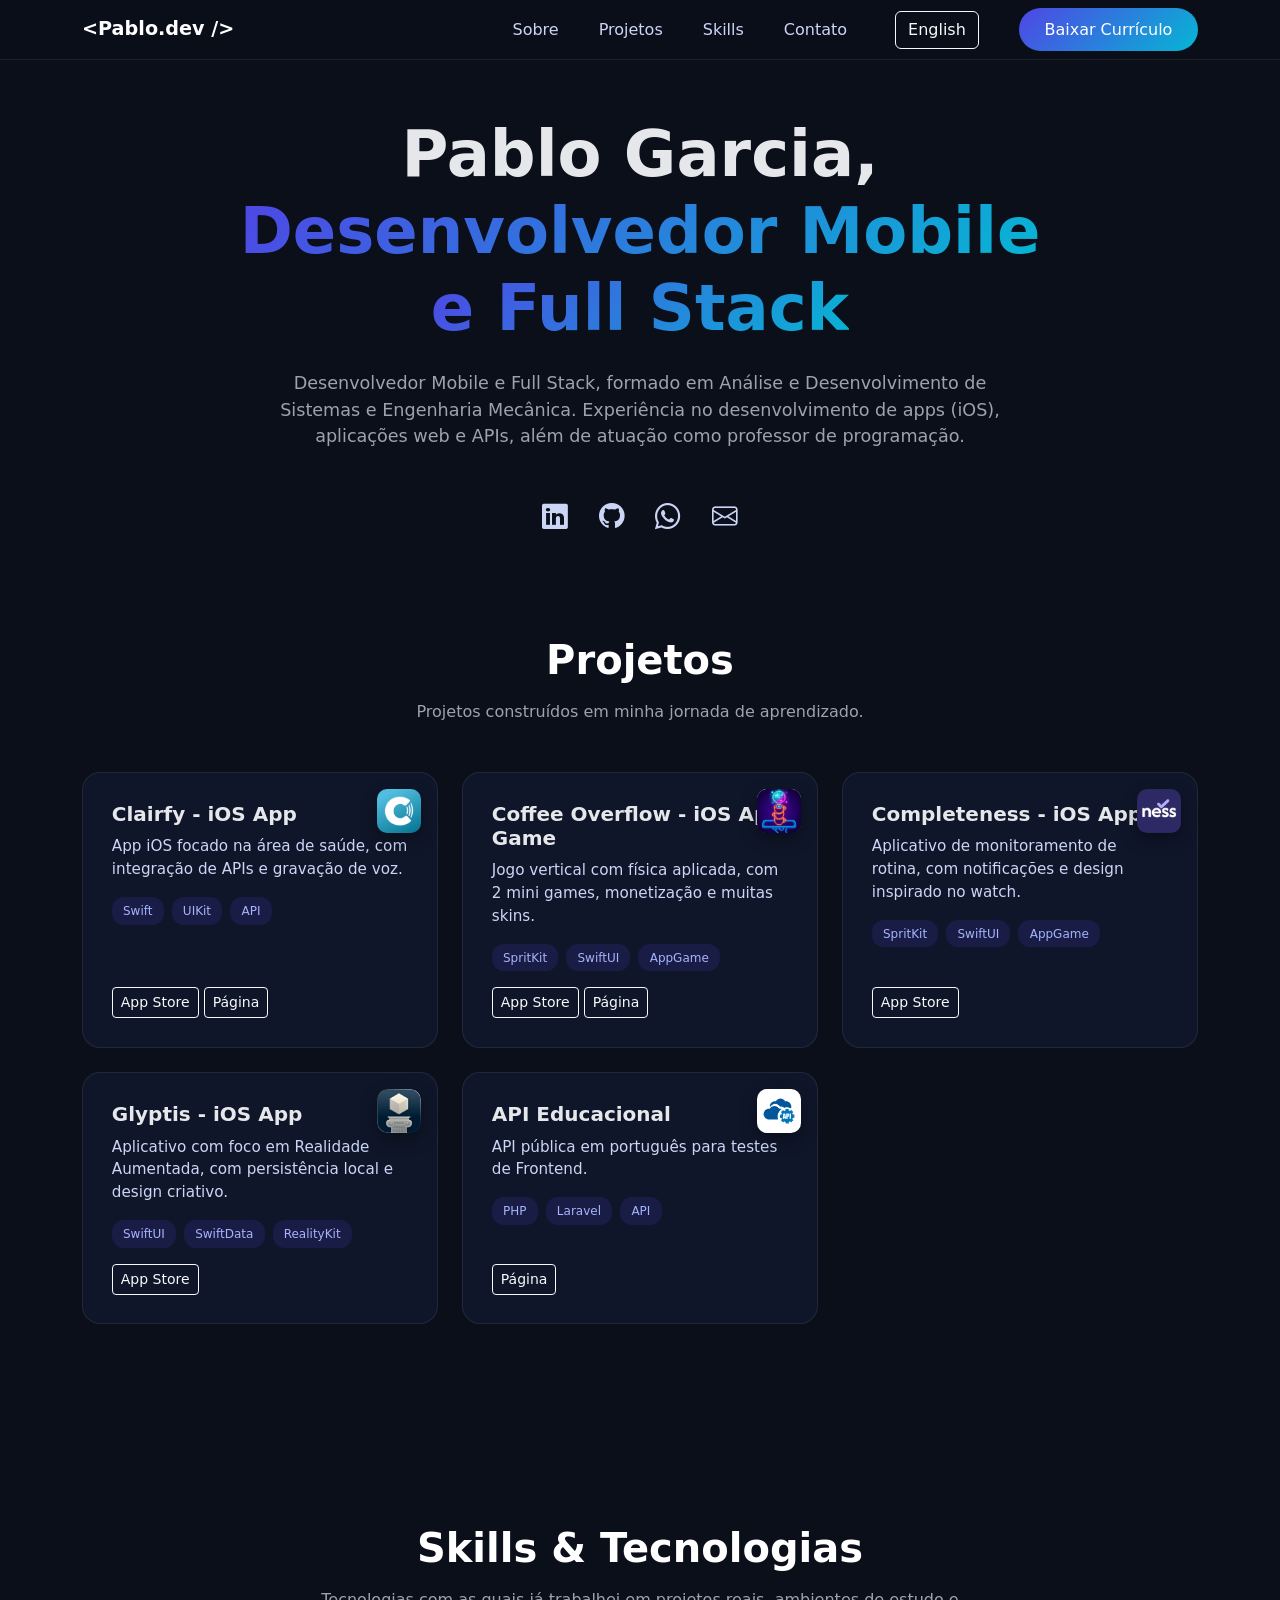
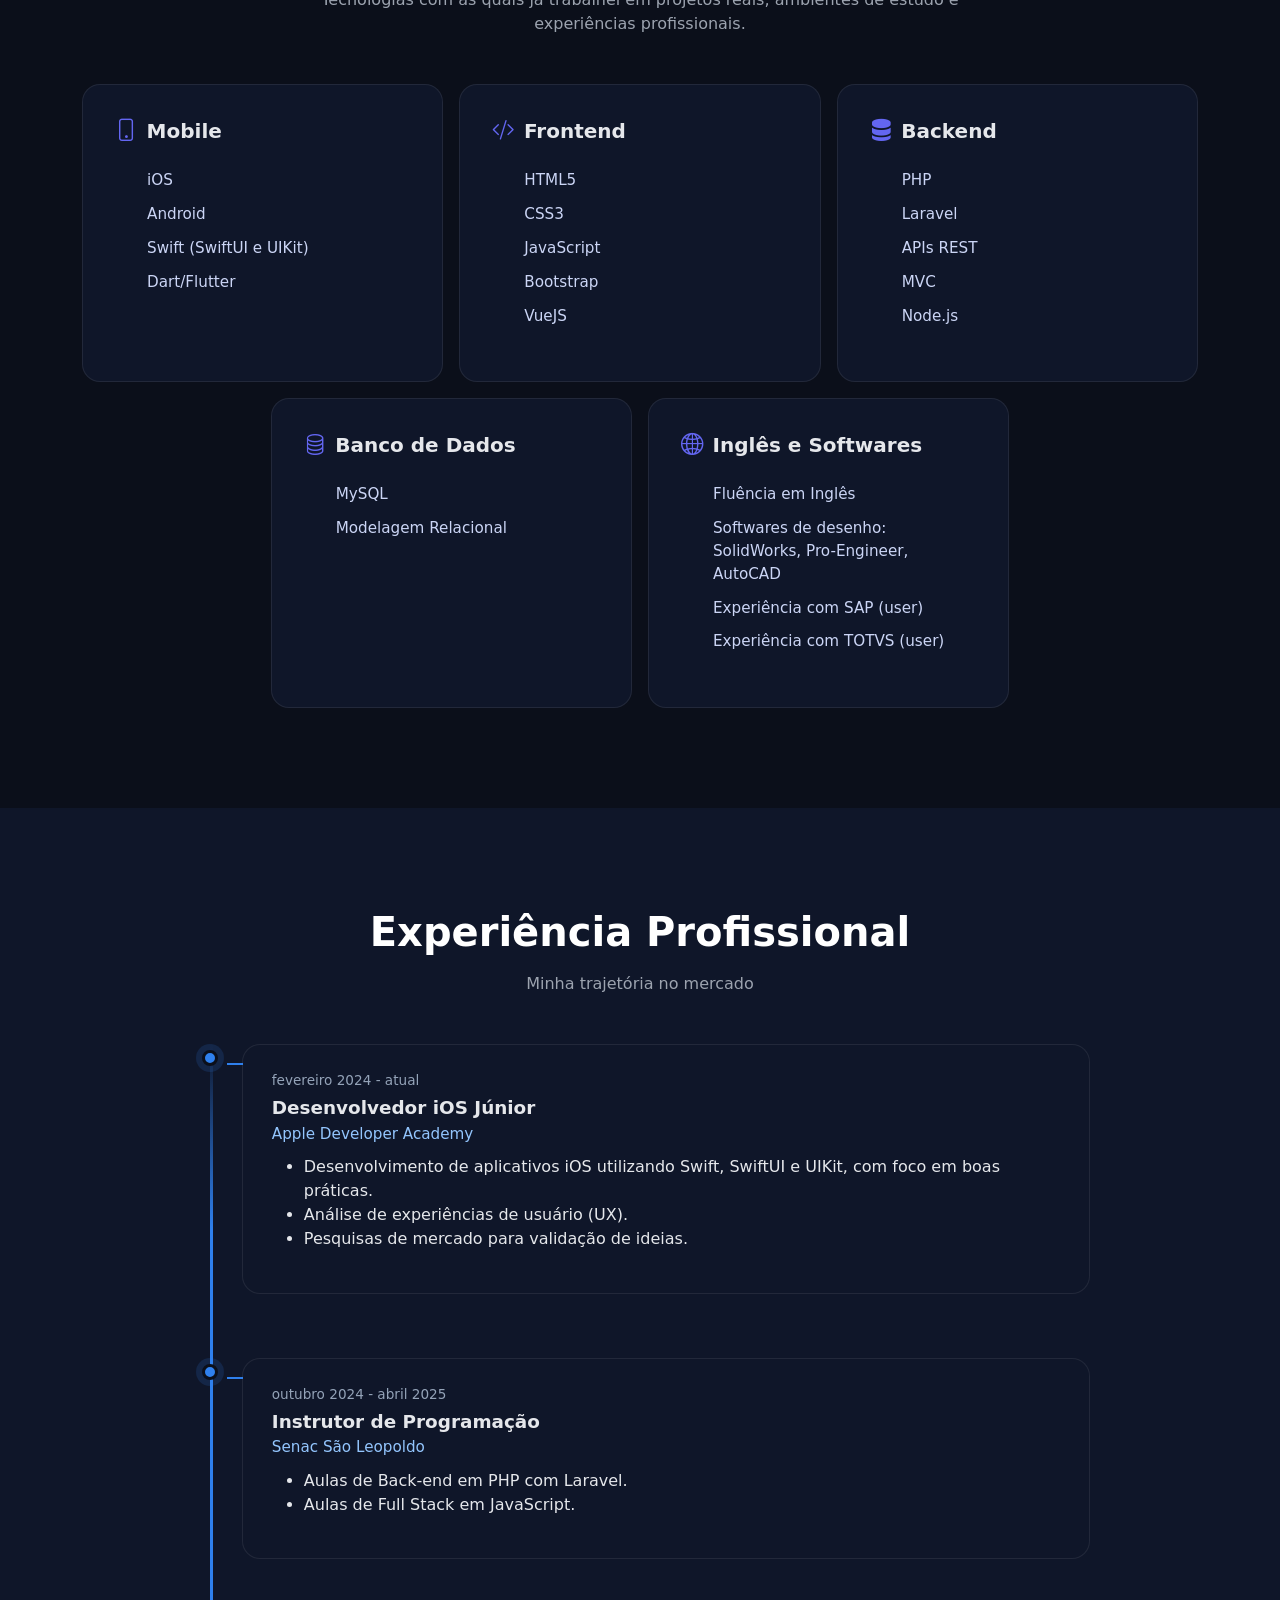
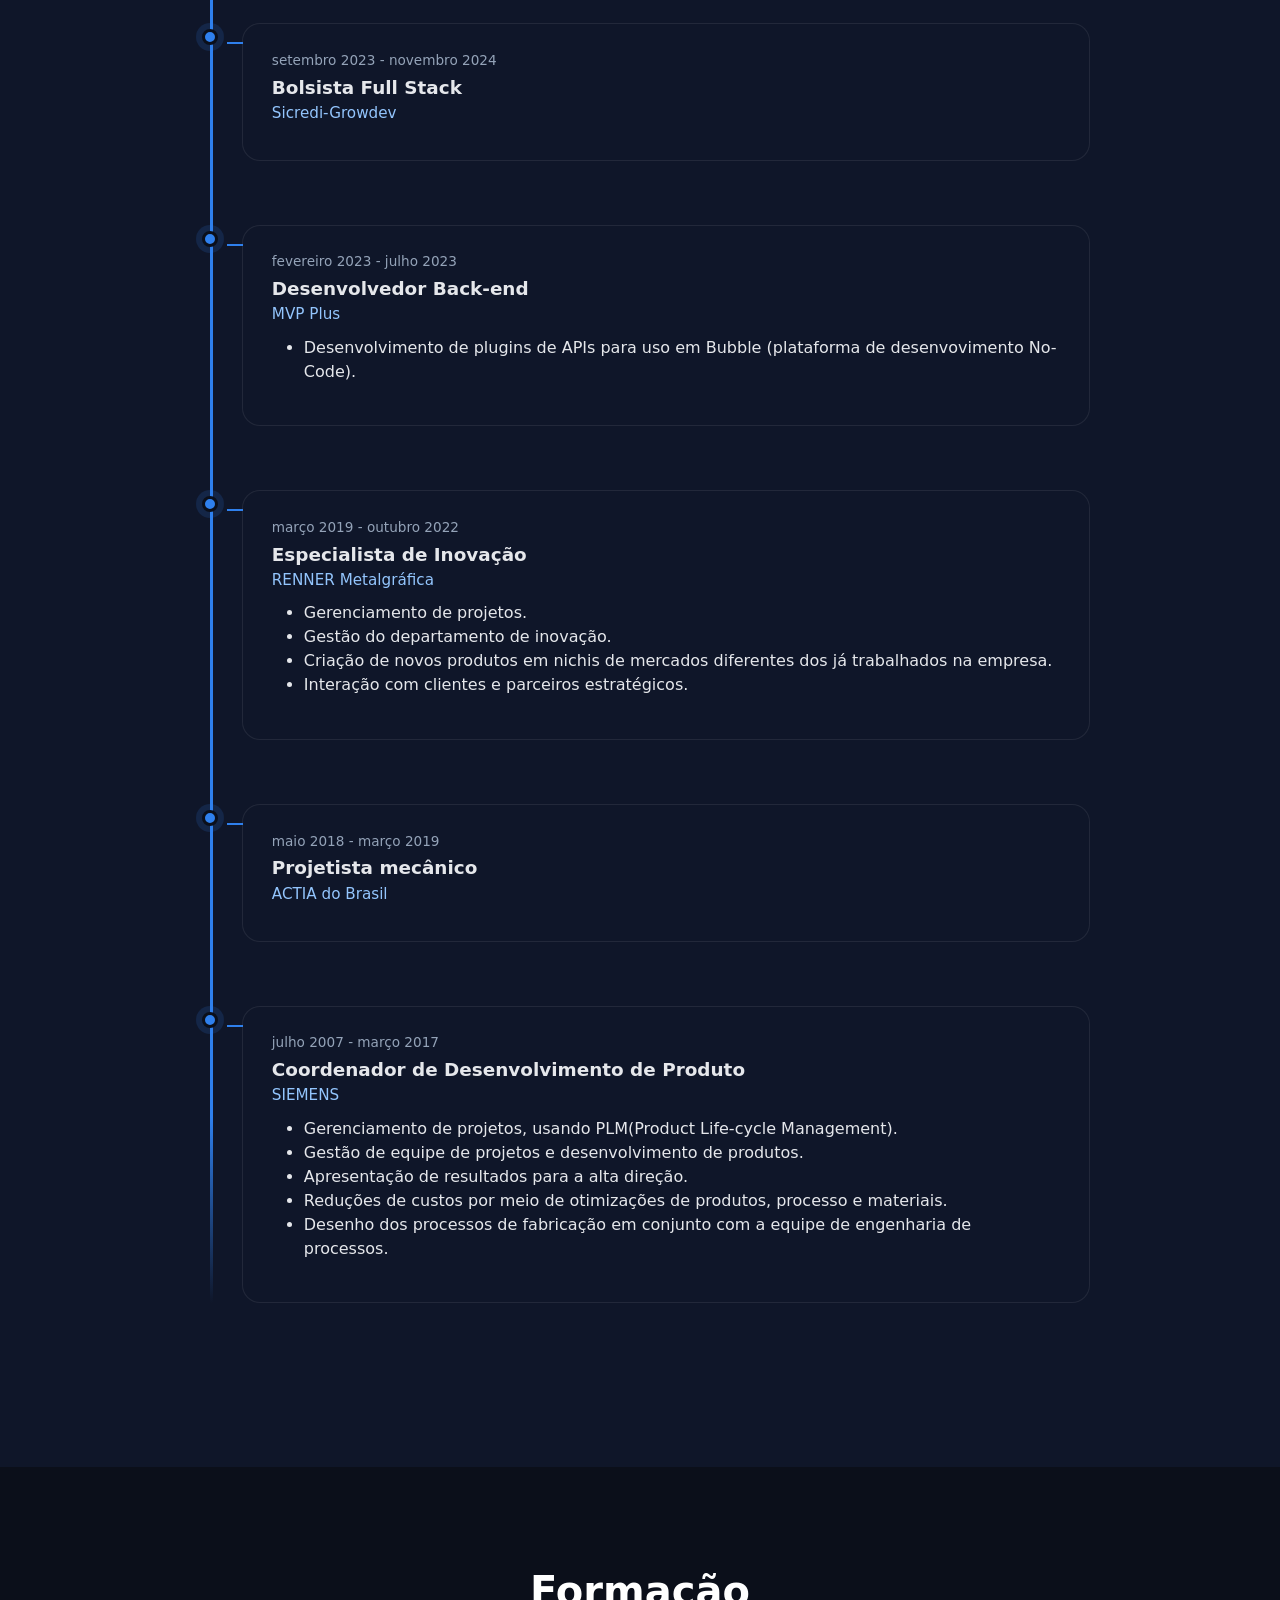
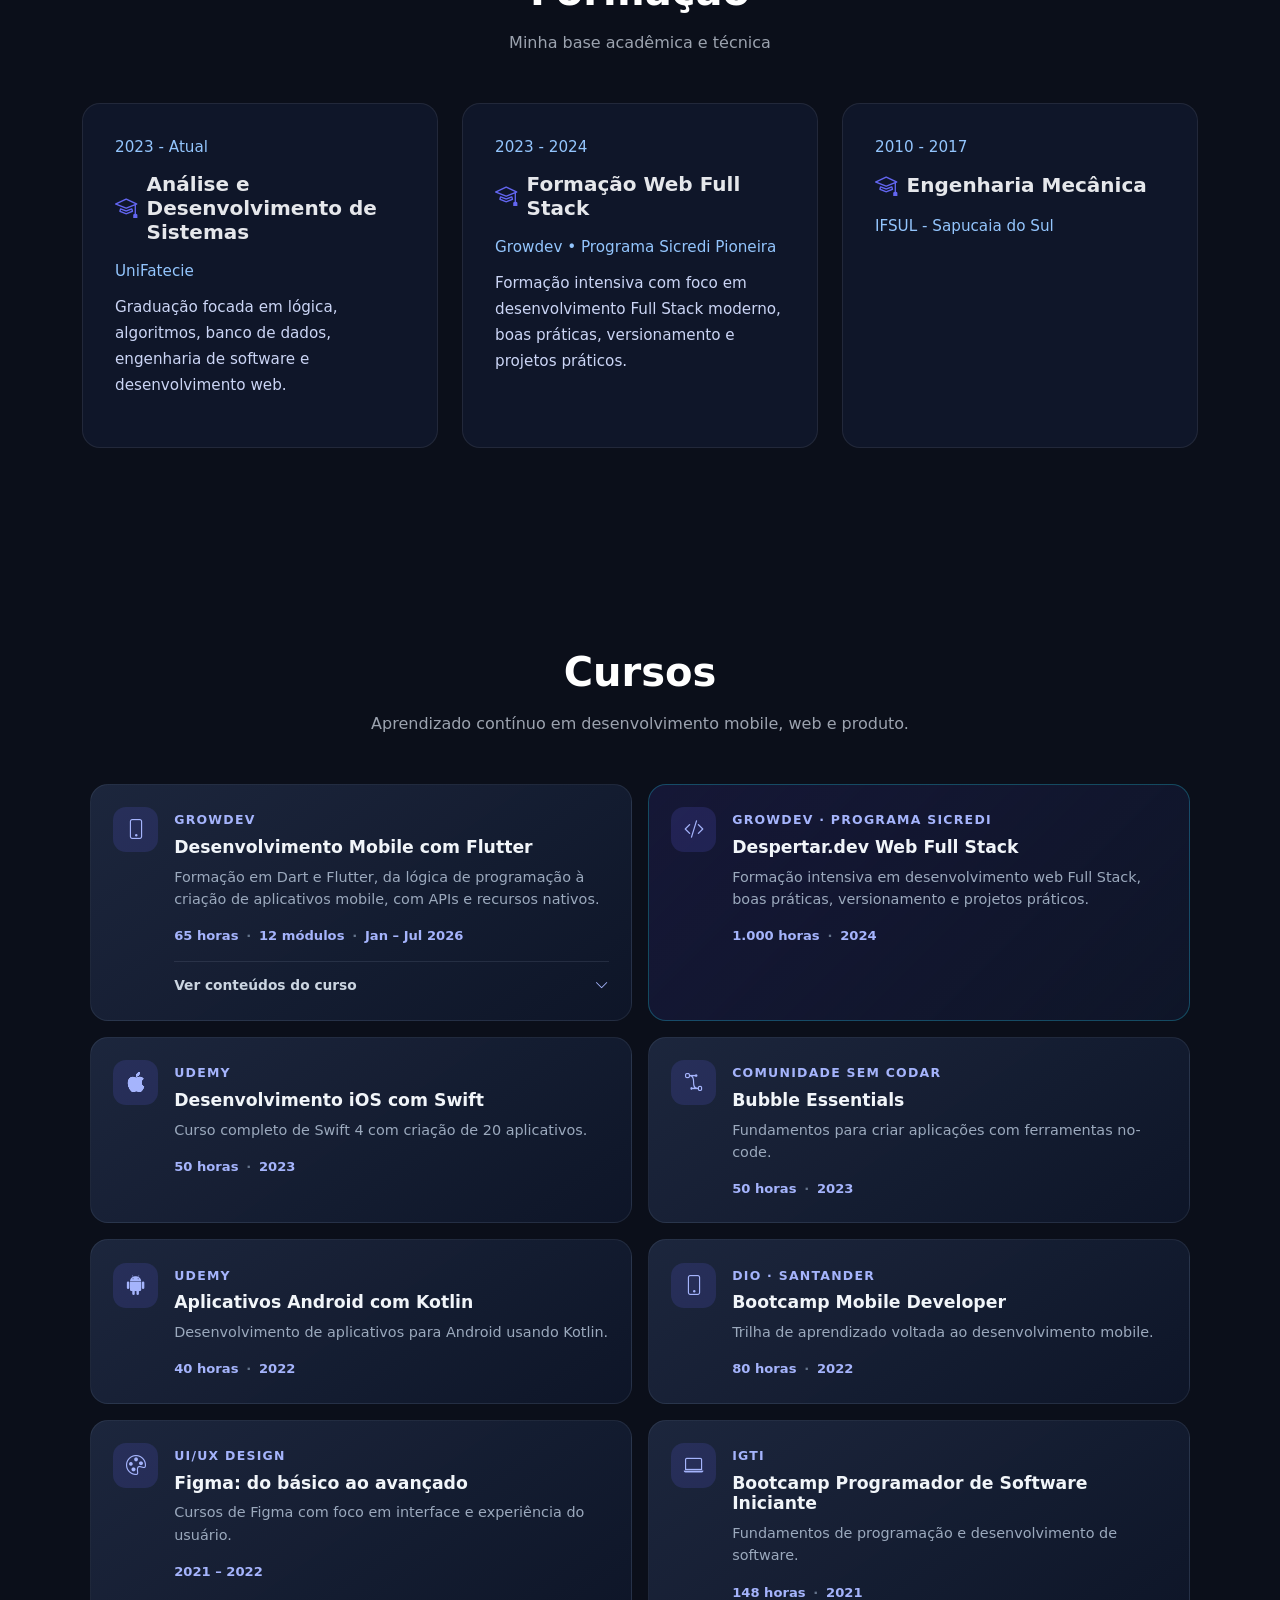
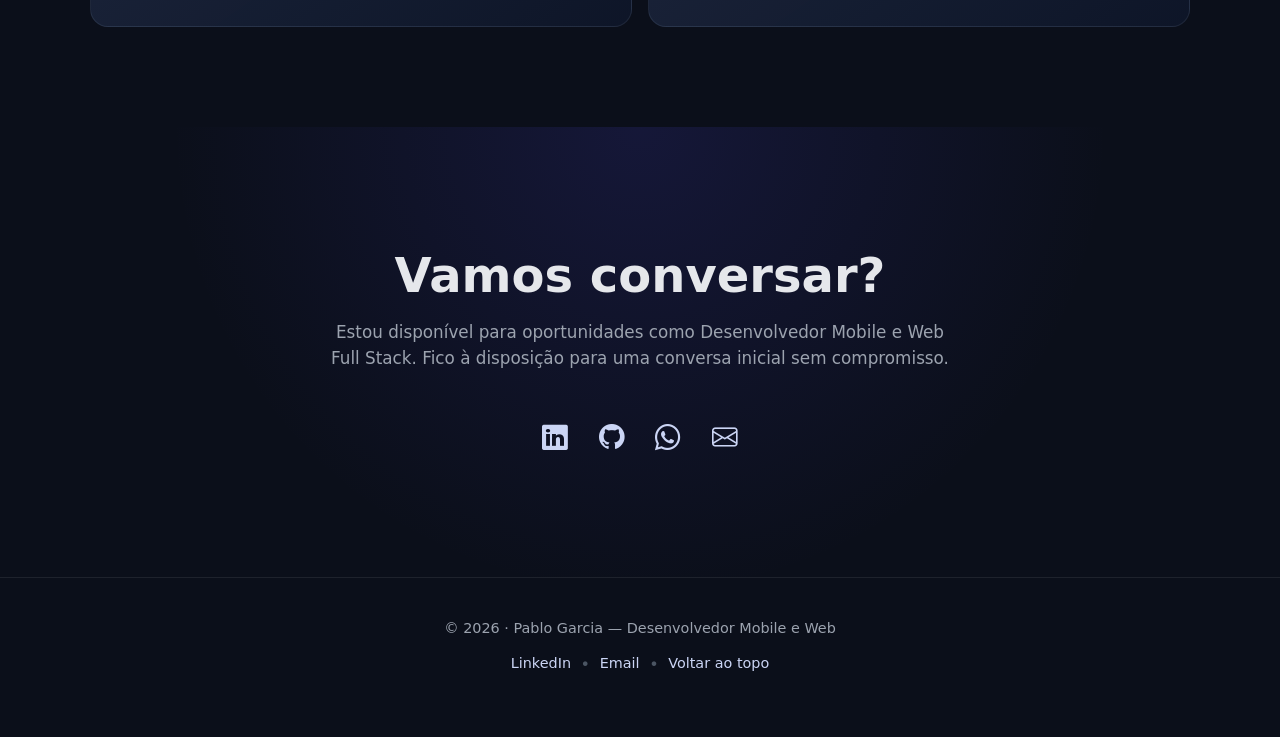
<file: index.html>
<!DOCTYPE html>
<html lang="pt-BR">

<head>
    <meta charset="UTF-8" />
    <meta name="viewport" content="width=device-width, initial-scale=1.0" />
    <title>Pablo Garcia | Portfólio</title>

    <!-- Bootstrap -->
    <link href="https://cdn.jsdelivr.net/npm/bootstrap@5.3.3/dist/css/bootstrap.min.css" rel="stylesheet" />

    <!-- Icons -->
    <link href="https://cdn.jsdelivr.net/npm/bootstrap-icons@1.11.3/font/bootstrap-icons.css" rel="stylesheet" />

    <!-- Custom CSS -->
    <link rel="stylesheet" href="css/style.css" />
</head>

<body>

    <!-- NAVBAR -->
    <nav class="navbar navbar-expand-lg navbar-dark fixed-top custom-navbar">
        <div class="container">
            <a class="navbar-brand fw-bold" href="#">
                &lt;Pablo.dev /&gt;
            </a>

            <button class="navbar-toggler" type="button" data-bs-toggle="collapse" data-bs-target="#navbarNav">
                <span class="navbar-toggler-icon"></span>
            </button>

            <div class="collapse navbar-collapse justify-content-end" id="navbarNav">
                <ul class="navbar-nav align-items-lg-center gap-lg-4">
                    <li class="nav-item">
                        <a class="nav-link" href="#about">Sobre</a>
                    </li>
                    <li class="nav-item">
                        <a class="nav-link" href="#projetos">Projetos</a>
                    </li>
                    <li class="nav-item">
                        <a class="nav-link" href="#skills">Skills</a>
                    </li>
                    <li class="nav-item">
                        <a class="nav-link" href="#contact">Contato</a>
                    </li>
                    <li class="nav-item">
                        <a class="btn btn-outline-light ms-lg-3 d-none d-lg-inline-block" href="index-en.html">
                            English
                        </a>
                    </li>
                    <li class="nav-item">
                        <a class="btn btn-gradient ms-lg-3 d-none d-lg-inline-block" href="assets/Pablo_Garcia_dev_ATS.pdf" download>
                            Baixar Currículo
                        </a>
                    </li>
                </ul>
            </div>

            <a class="btn btn-outline-light ms-lg-3 d-inline-block d-lg-none nav-lang-mobile" href="index-en.html">
                English
            </a>
        </div>
    </nav>

    <!-- HERO -->
    <section class="hero-section d-flex align-items-center">
        <div class="container text-center">

            <h1 class="hero-title mt-3">
                Pablo Garcia, <br />
                <span class="gradient-text">Desenvolvedor Mobile</span><br />
                <span class="gradient-text">e Full Stack</span>
            </h1>

            <section id="about">
            <p class="hero-subtitle mt-4">
                Desenvolvedor Mobile e Full Stack, formado em Análise e Desenvolvimento de Sistemas e Engenharia
                Mecânica. Experiência no desenvolvimento de apps (iOS), aplicações web e APIs, além de atuação como
                professor de programação.
            </p>
            </section>

            <section id="contact">
                <div class="social-icons mt-5">
                    <a href="https://www.linkedin.com/in/pablogarciadev/" class="me-3" target="_blank"
                        rel="noopener noreferrer" aria-label="LinkedIn">
                        <i class="bi bi-linkedin"></i></a>
    
                    <a href="https://github.com/PabloGarcia48" class="me-3" target="_blank" rel="noopener noreferrer"
                        aria-label="GitHub">
                        <i class="bi bi-github"></i></a>
    
                    <a href="https://wa.me/5551993482929" class="me-3" target="_blank" rel="noopener noreferrer"
                        aria-label="WhatsApp">
                        <i class="bi bi-whatsapp"></i></a>
    
                    <a href="mailto:pablorobertodev@gmail.com" aria-label="email">
                        <i class="bi bi-envelope"></i></a>
                </div>
            </section>


        </div>
    </section>

    <!-- PROJETOS -->
    <section id="projetos" class="section-padding">
        <div class="container">

            <div class="section-header text-center mb-5">
                <h2 class="section-title">Projetos</h2>
                <p class="section-subtitle">
                    Projetos construídos em minha jornada de aprendizado.
                </p>
            </div>

            <div class="row g-4">

                <!-- Projeto 1 -->
                <div class="col-md-6 col-lg-4">
                    <div class="project-card h-100">

                        <!-- App Icon -->
                        <img src="assets/ClairfyIcon.png" alt="Ícone do app Clairfy" class="project-icon" />

                        <div class="project-body">
                            <h5 class="project-title">Clairfy - iOS App</h5>
                            <p class="project-description">
                                App iOS focado na área de saúde,
                                com integração de APIs e gravação de voz.
                            </p>

                            <div class="project-tags">
                                <span class="tag">Swift</span>
                                <span class="tag">UIKit</span>
                                <span class="tag">API</span>
                            </div>
                        </div>

                        <div class="project-footer mt-3">
                            <a href="https://apps.apple.com/br/app/clairfy/id6747406139?l=en-GB" target="_blank"
                                rel="noopener noreferrer" class="btn btn-sm btn-outline-light">
                                App Store
                            </a>
                            <a href="https://clairfy.netlify.app" target="_blank" rel="noopener noreferrer"
                                class="btn btn-sm btn-outline-light">
                                Página
                            </a>
                        </div>
                    </div>
                </div>


                <!-- Projeto 2 -->

                <div class="col-md-6 col-lg-4">
                    <div class="project-card h-100">

                        <!-- App Icon -->
                        <img src="assets/CoffeeOverflowIcon.jpeg" alt="Ícone do app Coffee Overflow"
                            class="project-icon" />

                        <div class="project-body">
                            <h5 class="project-title">Coffee Overflow - iOS App Game</h5>
                            <p class="project-description">
                                Jogo vertical com física aplicada,
                                com 2 mini games, monetização e muitas skins.
                            </p>

                            <div class="project-tags">
                                <span class="tag">SpritKit</span>
                                <span class="tag">SwiftUI</span>
                                <span class="tag">AppGame</span>
                            </div>
                        </div>

                        <div class="project-footer mt-3">
                            <a href="https://apps.apple.com/br/app/coffee-overflow-neon-rhythm/id6760731874?l=en-GB"
                                target="_blank" rel="noopener noreferrer" class="btn btn-sm btn-outline-light">
                                App Store
                            </a>
                            <a href="https://coffeeoverflow.lovable.app" target="_blank" rel="noopener noreferrer"
                                class="btn btn-sm btn-outline-light">
                                Página
                            </a>
                        </div>
                    </div>
                </div>

                <!-- Projeto 3 -->

                <div class="col-md-6 col-lg-4">
                    <div class="project-card h-100">

                        <!-- App Icon -->
                        <img src="assets/completenessIcon.jpg" alt="Ícone do app Completeness" class="project-icon" />

                        <div class="project-body">
                            <h5 class="project-title">Completeness - iOS App</h5>
                            <p class="project-description">
                                Aplicativo de monitoramento de rotina,
                                com notificações e design inspirado no watch.
                            </p>

                            <div class="project-tags">
                                <span class="tag">SpritKit</span>
                                <span class="tag">SwiftUI</span>
                                <span class="tag">AppGame</span>
                            </div>
                        </div>

                        <div class="project-footer mt-3">
                            <a href="https://apps.apple.com/br/app/completeness/id6752423274?l=en-GB" target="_blank"
                                rel="noopener noreferrer" class="btn btn-sm btn-outline-light">
                                App Store
                            </a>
                        </div>
                    </div>
                </div>

                <!-- Projeto 4 -->

                <div class="col-md-6 col-lg-4">
                    <div class="project-card h-100">

                        <!-- App Icon -->
                        <img src="assets/GlyptisIcon.png" alt="Ícone do app Glyptis" class="project-icon" />

                        <div class="project-body">
                            <h5 class="project-title">Glyptis - iOS App</h5>
                            <p class="project-description">
                                Aplicativo com foco em Realidade Aumentada,
                                com persistência local e design criativo.
                            </p>

                            <div class="project-tags">
                                <span class="tag">SwiftUI</span>
                                <span class="tag">SwiftData</span>
                                <span class="tag">RealityKit</span>
                            </div>
                        </div>

                        <div class="project-footer mt-3">
                            <a href="https://apps.apple.com/br/app/glyptis-realidade-esculpida/id6755839447?l=en-GB"
                                target="_blank" rel="noopener noreferrer" class="btn btn-sm btn-outline-light">
                                App Store
                            </a>
                        </div>
                    </div>
                </div>

                <!-- Projeto 5 -->

                <div class="col-md-6 col-lg-4">
                    <div class="project-card h-100">

                        <!-- App Icon -->
                        <img src="assets/logoAPI.jpg" alt="Ícone do app Vibe4Fit" class="project-icon" />

                        <div class="project-body">
                            <h5 class="project-title">API Educacional</h5>
                            <p class="project-description">
                                API pública em português para testes
                                de Frontend.
                            </p>

                            <div class="project-tags">
                                <span class="tag">PHP</span>
                                <span class="tag">Laravel</span>
                                <span class="tag">API</span>
                            </div>
                        </div>

                        <div class="project-footer mt-3">
                            <a href="https://api-professores-main-2dg03s.laravel.cloud" target="_blank"
                                rel="noopener noreferrer" class="btn btn-sm btn-outline-light">
                                Página
                            </a>
                        </div>
                    </div>
                </div>
            </div>
        </div>
    </section>

    <!-- SKILLS -->
    <section id="skills" class="section-padding">
        <div class="container">

            <div class="section-header text-center mb-5">
                <h2 class="section-title">Skills & Tecnologias</h2>
                <p class="section-subtitle">
                    Tecnologias com as quais já trabalhei em projetos reais,
                    ambientes de estudo e experiências profissionais.
                </p>
            </div>

            <div class="row g-3">

                <!-- Mobile -->
                <div class="col-md-6 col-lg-4">
                    <div class="skill-card h-100">
                        <h5 class="skill-title">
                            <i class="bi bi-phone"></i> Mobile
                        </h5>

                        <ul class="skill-list">
                            <li>iOS</li>
                            <li>Android</li>
                            <li>Swift (SwiftUI e UIKit)</li>
                            <li>Dart/Flutter</li>
                        </ul>
                    </div>
                </div>

                <!-- Frontend -->
                <div class="col-md-6 col-lg-4">
                    <div class="skill-card h-100">
                        <h5 class="skill-title">
                            <i class="bi bi-code-slash"></i> Frontend
                        </h5>

                        <ul class="skill-list">
                            <li>HTML5</li>
                            <li>CSS3</li>
                            <li>JavaScript</li>
                            <li>Bootstrap</li>
                            <li>VueJS</li>
                        </ul>
                    </div>
                </div>

                <!-- Backend -->
                <div class="col-md-6 col-lg-4">
                    <div class="skill-card h-100">
                        <h5 class="skill-title">
                            <i class="bi bi-server"></i> Backend
                        </h5>

                        <ul class="skill-list">
                            <li>PHP</li>
                            <li>Laravel</li>
                            <li>APIs REST</li>
                            <li>MVC</li>
                            <li>Node.js</li>
                        </ul>
                    </div>
                </div>

                <!-- Banco de Dados -->
                <div class="col-md-6 col-lg-4 offset-lg-2">
                    <div class="skill-card h-100">
                        <h5 class="skill-title">
                            <i class="bi bi-database"></i> Banco de Dados
                        </h5>

                        <ul class="skill-list">
                            <li>MySQL</li>
                            <li>Modelagem Relacional</li>
                        </ul>
                    </div>
                </div>

                <!-- Inglês e Softwares -->
                <div class="col-md-6 col-lg-4">
                    <div class="skill-card h-100">
                        <h5 class="skill-title">
                            <i class="bi bi-globe2"></i> Inglês e Softwares
                        </h5>

                        <ul class="skill-list">
                            <li>Fluência em Inglês</li>
                            <li>Softwares de desenho: SolidWorks, Pro-Engineer, AutoCAD</li>
                            <li>Experiência com SAP (user)</li>
                            <li>Experiência com TOTVS (user)</li>
                        </ul>
                    </div>
                </div>

            </div>
        </div>
    </section>

    <!-- Experiência Profissional -->

    <section id="experience" class="section-padding section-dark">
        <div class="container">
            <div class="section-header text-center mb-5">
                <h2 class="section-title">Experiência Profissional</h2>
                <p class="section-subtitle">Minha trajetória no mercado</p>
            </div>

            <div class="timeline">

                <div class="timeline-item">
                    <div class="timeline-dot"></div>
                    <div class="timeline-content">
                        <span class="timeline-date">fevereiro 2024 - atual</span>
                        <h5>Desenvolvedor iOS Júnior</h5>
                        <span class="timeline-company">Apple Developer Academy</span>
                        <ul>
                            <li>Desenvolvimento de aplicativos iOS utilizando Swift, SwiftUI e UIKit, com foco em boas práticas.</li>
                            <li>Análise de experiências de usuário (UX).</li>
                            <li>Pesquisas de mercado para validação de ideias.</li>
                        </ul>
                    </div>
                </div>

                <div class="timeline-item">
                    <div class="timeline-dot"></div>
                    <div class="timeline-content">
                        <span class="timeline-date">outubro 2024 - abril 2025</span>
                        <h5>Instrutor de Programação</h5>
                        <span class="timeline-company">Senac São Leopoldo</span>
                        <ul>
                            <li>Aulas de Back-end em PHP com Laravel.</li>
                            <li>Aulas de Full Stack em JavaScript.</li>
                        </ul>
                    </div>
                </div>

                <div class="timeline-item">
                    <div class="timeline-dot"></div>
                    <div class="timeline-content">
                        <span class="timeline-date">setembro 2023 - novembro 2024</span>
                        <h5>Bolsista Full Stack</h5>
                        <span class="timeline-company">Sicredi-Growdev</span>

                    </div>
                </div>

                <div class="timeline-item">
                    <div class="timeline-dot"></div>
                    <div class="timeline-content">
                        <span class="timeline-date">fevereiro 2023 - julho 2023</span>
                        <h5>Desenvolvedor Back-end</h5>
                        <span class="timeline-company">MVP Plus</span>
                        <ul>
                            <li>Desenvolvimento de plugins de APIs para uso em Bubble (plataforma de desenvovimento No-Code).</li>
                        </ul>
                    </div>
                </div>

                <div class="timeline-item">
                    <div class="timeline-dot"></div>
                    <div class="timeline-content">
                        <span class="timeline-date">março 2019 - outubro 2022</span>
                        <h5>Especialista de Inovação</h5>
                        <span class="timeline-company">RENNER Metalgráfica</span>
                        <ul>
                            <li>Gerenciamento de projetos.</li>
                            <li>Gestão do departamento de inovação.</li>
                            <li>Criação de novos produtos em nichis de mercados diferentes dos já trabalhados na empresa.</li>
                            <li>Interação com clientes e parceiros estratégicos.</li>
                        </ul>
                    </div>
                </div>

                <div class="timeline-item">
                    <div class="timeline-dot"></div>
                    <div class="timeline-content">
                        <span class="timeline-date">maio 2018 - março 2019</span>
                        <h5>Projetista mecânico</h5>
                        <span class="timeline-company">ACTIA do Brasil</span>
                    </div>
                </div>

                <div class="timeline-item">
                    <div class="timeline-dot"></div>
                    <div class="timeline-content">
                        <span class="timeline-date">julho 2007 - março 2017</span>
                        <h5>Coordenador de Desenvolvimento de Produto</h5>
                        <span class="timeline-company">SIEMENS</span>
                        <ul>
                            <li>Gerenciamento de projetos, usando PLM(Product Life-cycle Management).</li>
                            <li>Gestão de equipe de projetos e desenvolvimento de produtos.</li>
                            <li>Apresentação de resultados para a alta direção.</li>
                            <li>Reduções de custos por meio de otimizações de produtos, processo e materiais.</li>
                            <li>Desenho dos processos de fabricação em conjunto com a equipe de engenharia de processos.</li>
                        </ul>
                    </div>
                </div>

            </div>
        </div>
    </section>


    <!-- Formação -->

    <section id="education" class="section-padding">
        <div class="container">
            <div class="section-header text-center mb-5">
                <h2 class="section-title">Formação</h2>
                <p class="section-subtitle">Minha base acadêmica e técnica</p>
            </div>

            <div class="row g-4">
                <div class="col-md-4">
                    <div class="education-card h-100">
                        <span class="education-date">2023 - Atual</span>
                        <h5 class="education-title">
                            <i class="bi bi-mortarboard"></i>
                            Análise e Desenvolvimento de Sistemas
                        </h5>
                        <span class="education-school">UniFatecie</span>
                        <p class="education-description">
                            Graduação focada em lógica, algoritmos, banco de dados,
                            engenharia de software e desenvolvimento web.
                        </p>
                    </div>
                </div>

                <div class="col-md-4">
                    <div class="education-card h-100">
                        <span class="education-date">2023 - 2024</span>
                        <h5 class="education-title">
                            <i class="bi bi-mortarboard"></i>
                            Formação Web Full Stack
                        </h5>
                        <span class="education-school">Growdev • Programa Sicredi Pioneira</span>
                        <p class="education-description">
                            Formação intensiva com foco em desenvolvimento Full Stack moderno, boas práticas,
                            versionamento e projetos práticos.
                        </p>
                    </div>
                </div>

                <div class="col-md-4">
                    <div class="education-card h-100">
                        <span class="education-date">2010 - 2017</span>
                        <h5 class="education-title">
                            <i class="bi bi-mortarboard"></i>
                            Engenharia Mecânica
                        </h5>
                        <span class="education-school">IFSUL - Sapucaia do Sul</span>
                    </div>
                </div>

            </div>
        </div>
    </section>

    <!-- Cursos -->
    <section id="courses" class="section-padding">
        <div class="container">
            <div class="section-header text-center mb-5">
                <h2 class="section-title">Cursos</h2>
                <p class="section-subtitle">Aprendizado contínuo em desenvolvimento mobile, web e produto.</p>
            </div>

            <div class="course-grid">
                <article class="course-card">
                    <span class="course-card-icon"><i class="bi bi-phone" aria-hidden="true"></i></span>
                    <div><span class="course-card-label">Growdev</span><h3>Desenvolvimento Mobile com Flutter</h3><p>Formação em Dart e Flutter, da lógica de programação à criação de aplicativos mobile, com APIs e recursos nativos.</p><span class="course-card-meta">65 horas <b>·</b> 12 módulos <b>·</b> Jan – Jul 2026</span>
                        <details class="course-modules"><summary>Ver conteúdos do curso <i class="bi bi-chevron-down" aria-hidden="true"></i></summary><div class="module-grid">
                            <span><i class="bi bi-check-circle-fill"></i>Lógica de programação com Dart</span><span><i class="bi bi-check-circle-fill"></i>Programação Orientada a Objetos em Dart</span><span><i class="bi bi-check-circle-fill"></i>Fundamentos Mobile Multiplataforma</span><span><i class="bi bi-check-circle-fill"></i>Formulários e navegações</span><span><i class="bi bi-check-circle-fill"></i>Gerenciamento de estado com MobX</span><span><i class="bi bi-check-circle-fill"></i>Animações e integração com API</span><span><i class="bi bi-check-circle-fill"></i>Recursos nativos e armazenamento offline</span><span><i class="bi bi-book"></i>Tema, animações e navegações</span><span><i class="bi bi-book"></i>Google Maps e localização</span><span><i class="bi bi-book"></i>Firebase e Social Login</span><span><i class="bi bi-book"></i>Arquitetura e testes automatizados</span>
                        </div></details>
                    </div>
                </article>
                <article class="course-card course-card-secondary">
                    <span class="course-card-icon"><i class="bi bi-code-slash" aria-hidden="true"></i></span>
                    <div><span class="course-card-label">Growdev · Programa Sicredi</span><h3>Despertar.dev Web Full Stack</h3><p>Formação intensiva em desenvolvimento web Full Stack, boas práticas, versionamento e projetos práticos.</p><span class="course-card-meta">1.000 horas <b>·</b> 2024</span></div>
                </article>
                <article class="course-card">
                    <span class="course-card-icon"><i class="bi bi-apple" aria-hidden="true"></i></span>
                    <div><span class="course-card-label">Udemy</span><h3>Desenvolvimento iOS com Swift</h3><p>Curso completo de Swift 4 com criação de 20 aplicativos.</p><span class="course-card-meta">50 horas <b>·</b> 2023</span></div>
                </article>
                <article class="course-card">
                    <span class="course-card-icon"><i class="bi bi-bezier2" aria-hidden="true"></i></span>
                    <div><span class="course-card-label">Comunidade sem Codar</span><h3>Bubble Essentials</h3><p>Fundamentos para criar aplicações com ferramentas no-code.</p><span class="course-card-meta">50 horas <b>·</b> 2023</span></div>
                </article>
                <article class="course-card">
                    <span class="course-card-icon"><i class="bi bi-android2" aria-hidden="true"></i></span>
                    <div><span class="course-card-label">Udemy</span><h3>Aplicativos Android com Kotlin</h3><p>Desenvolvimento de aplicativos para Android usando Kotlin.</p><span class="course-card-meta">40 horas <b>·</b> 2022</span></div>
                </article>
                <article class="course-card">
                    <span class="course-card-icon"><i class="bi bi-phone" aria-hidden="true"></i></span>
                    <div><span class="course-card-label">DIO · Santander</span><h3>Bootcamp Mobile Developer</h3><p>Trilha de aprendizado voltada ao desenvolvimento mobile.</p><span class="course-card-meta">80 horas <b>·</b> 2022</span></div>
                </article>
                <article class="course-card">
                    <span class="course-card-icon"><i class="bi bi-palette" aria-hidden="true"></i></span>
                    <div><span class="course-card-label">UI/UX Design</span><h3>Figma: do básico ao avançado</h3><p>Cursos de Figma com foco em interface e experiência do usuário.</p><span class="course-card-meta">2021 – 2022</span></div>
                </article>
                <article class="course-card">
                    <span class="course-card-icon"><i class="bi bi-laptop" aria-hidden="true"></i></span>
                    <div><span class="course-card-label">IGTI</span><h3>Bootcamp Programador de Software Iniciante</h3><p>Fundamentos de programação e desenvolvimento de software.</p><span class="course-card-meta">148 horas <b>·</b> 2021</span></div>
                </article>
            </div>
        </div>
    </section>


    <!-- Call to Action -->

    <section id="cta" class="cta-section">
        <div class="container text-center">
            <h2 class="cta-title">Vamos conversar?</h2>
            <p class="cta-subtitle">
                Estou disponível para oportunidades como Desenvolvedor Mobile e Web Full Stack.
                Fico à disposição para uma conversa inicial sem compromisso.
            </p>

                        <div class="social-icons mt-5">
                <a href="https://www.linkedin.com/in/pablogarciadev/" class="me-3" target="_blank"
                    rel="noopener noreferrer" aria-label="LinkedIn">
                    <i class="bi bi-linkedin"></i></a>

                <a href="https://github.com/PabloGarcia48" class="me-3" target="_blank" rel="noopener noreferrer"
                    aria-label="GitHub">
                    <i class="bi bi-github"></i></a>

                <a href="https://wa.me/5551993482929" class="me-3" target="_blank" rel="noopener noreferrer"
                    aria-label="WhatsApp">
                    <i class="bi bi-whatsapp"></i></a>

                <a href="mailto:pablorobertodev@gmail.com" aria-label="email">
                    <i class="bi bi-envelope"></i></a>
            </div>
        </div>
    </section>



    <!-- Footer -->
    <footer class="site-footer">
        <div class="container text-center">
            <p>
                © 2026 · Pablo Garcia — Desenvolvedor Mobile e Web
            </p>

            <div class="footer-links">
                <a href="https://www.linkedin.com/in/seulinkedin" target="_blank">
                    LinkedIn
                </a>
                <span>•</span>
                <a href="mailto:pablorobertodev@gmail.com">
                    Email
                </a>
                <span>•</span>
                <a href="#top">
                    Voltar ao topo
                </a>
            </div>
        </div>
    </footer>



    <!-- Bootstrap JS -->
    <script src="https://cdn.jsdelivr.net/npm/bootstrap@5.3.3/dist/js/bootstrap.bundle.min.js"></script>

    <!-- Animacao JS -->
    <script>
        document.addEventListener("DOMContentLoaded", () => {
            const items = document.querySelectorAll(".timeline-item");

            const observer = new IntersectionObserver(
                (entries, observer) => {
                    entries.forEach(entry => {
                        if (entry.isIntersecting) {
                            entry.target.classList.add("is-visible");
                            observer.unobserve(entry.target);
                        }
                    });
                },
                {
                    threshold: 0.25
                }
            );

            items.forEach(item => observer.observe(item));
        });
    </script>

</body>

</html>
</file>
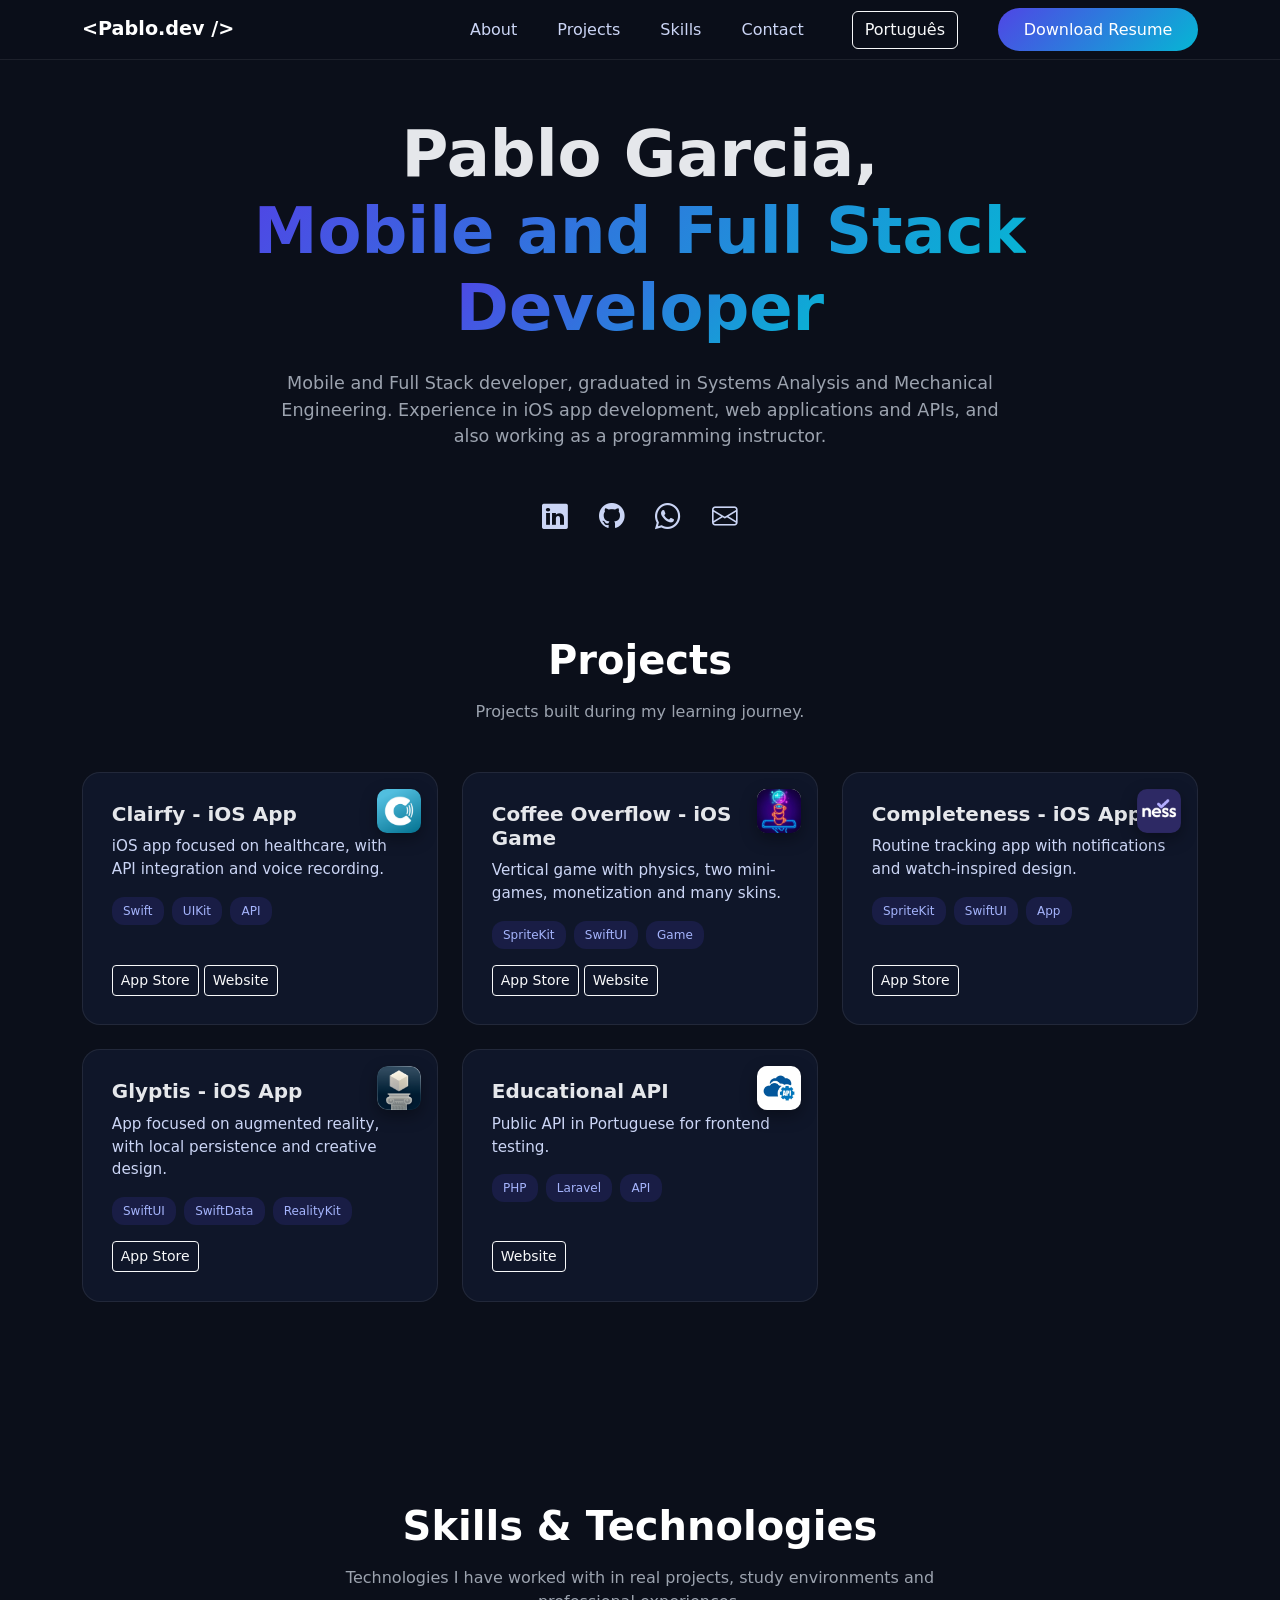
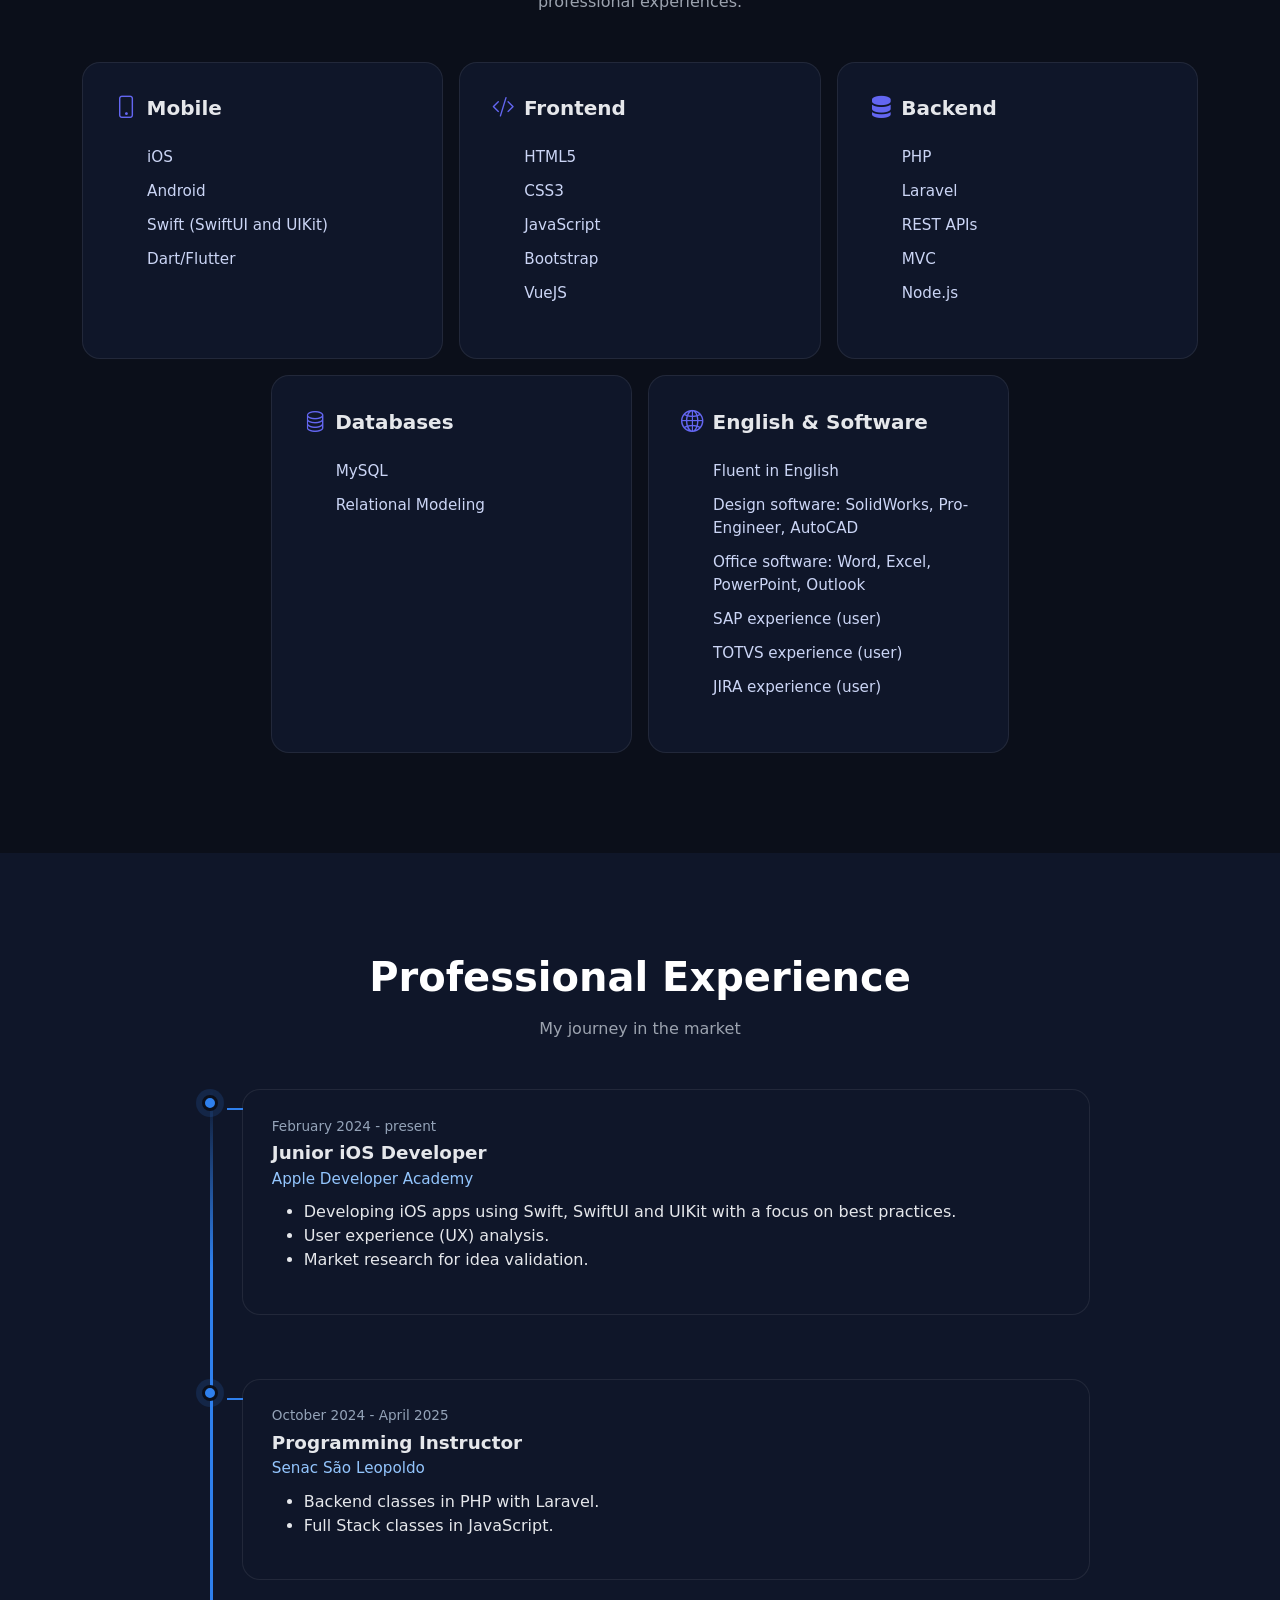
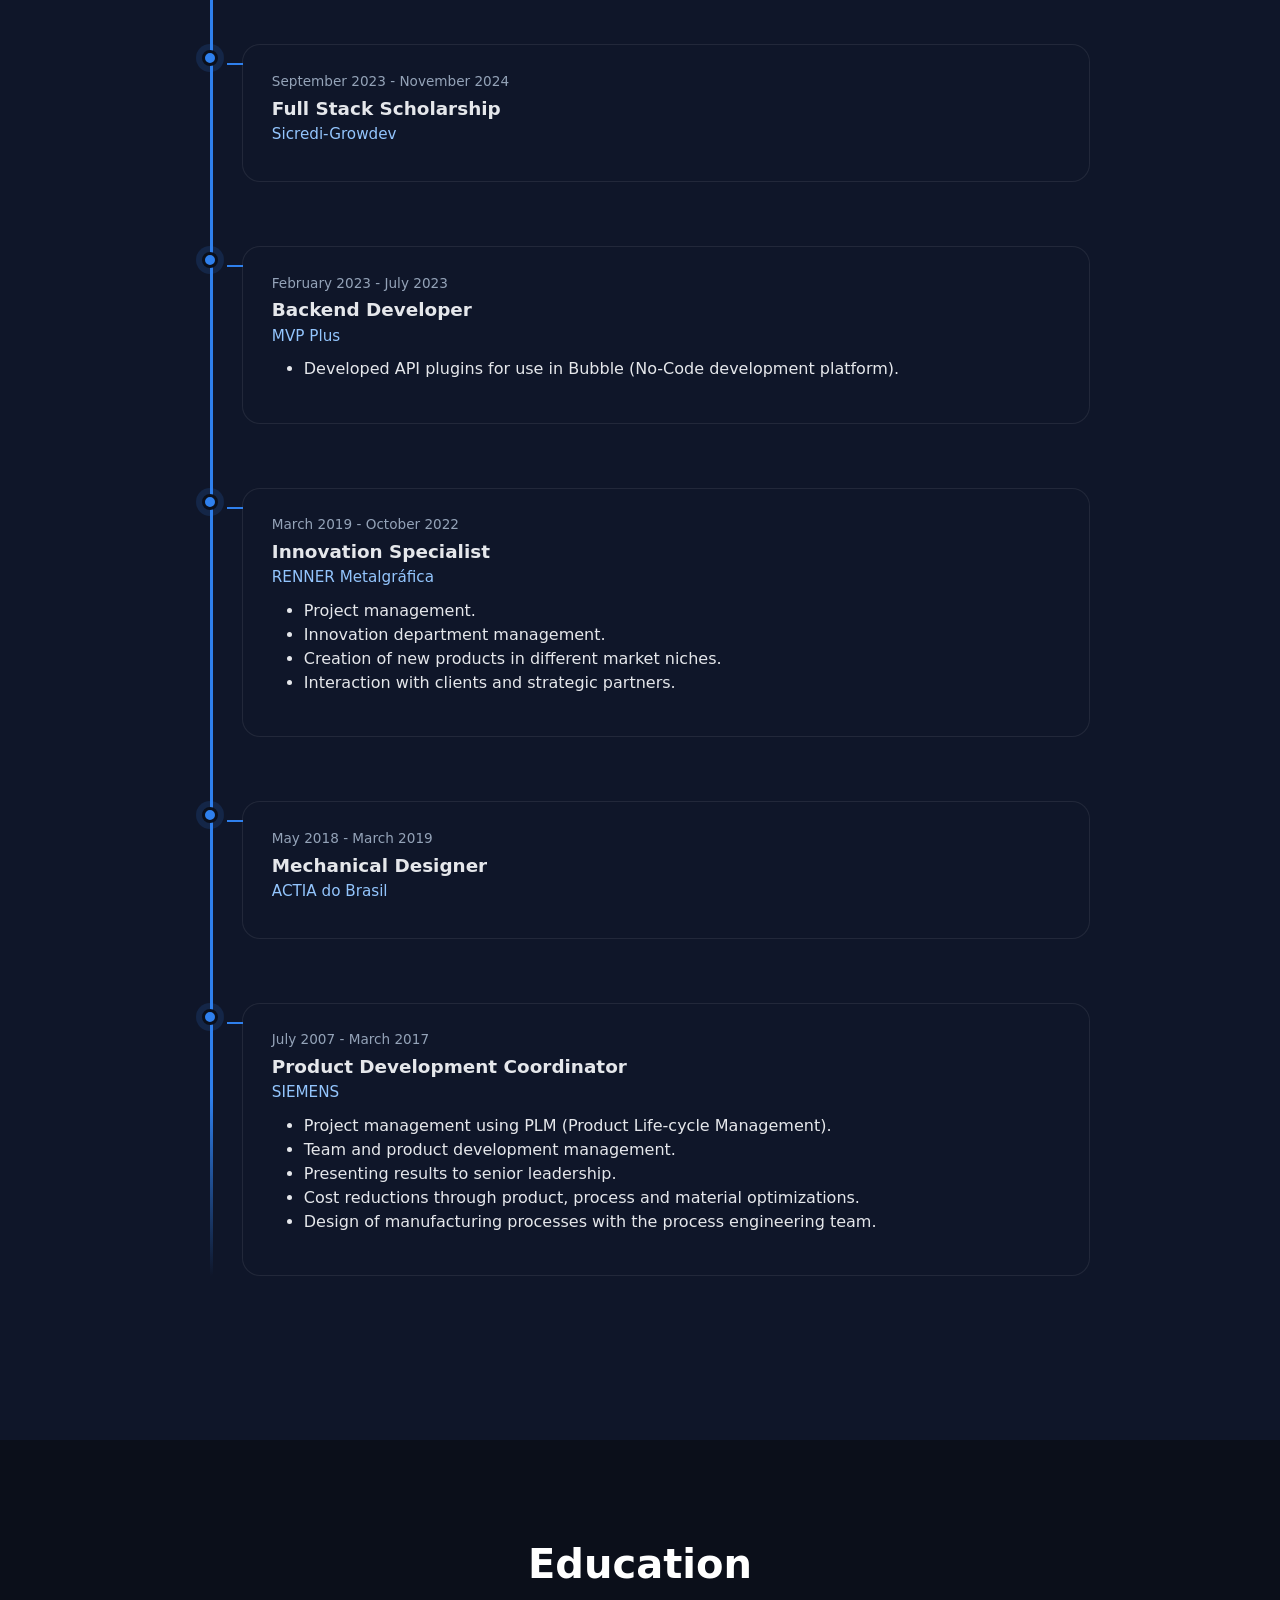
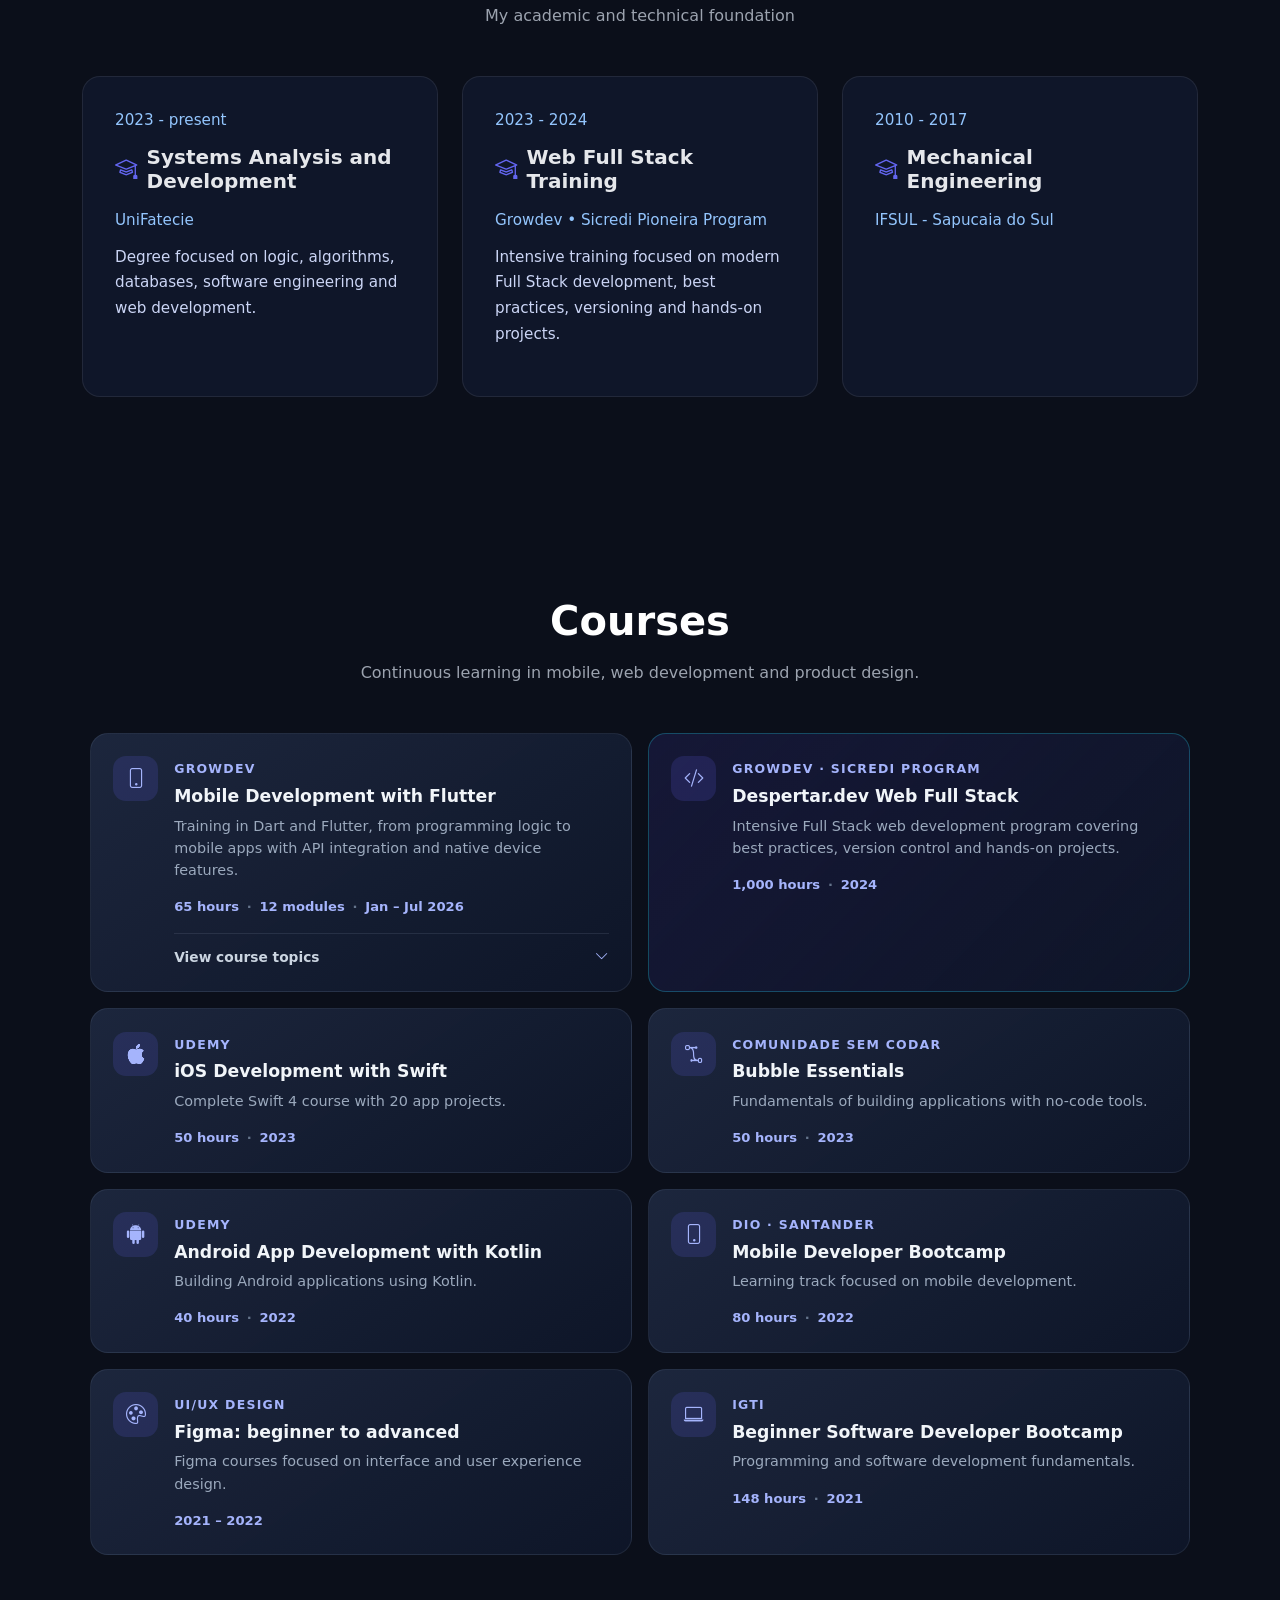
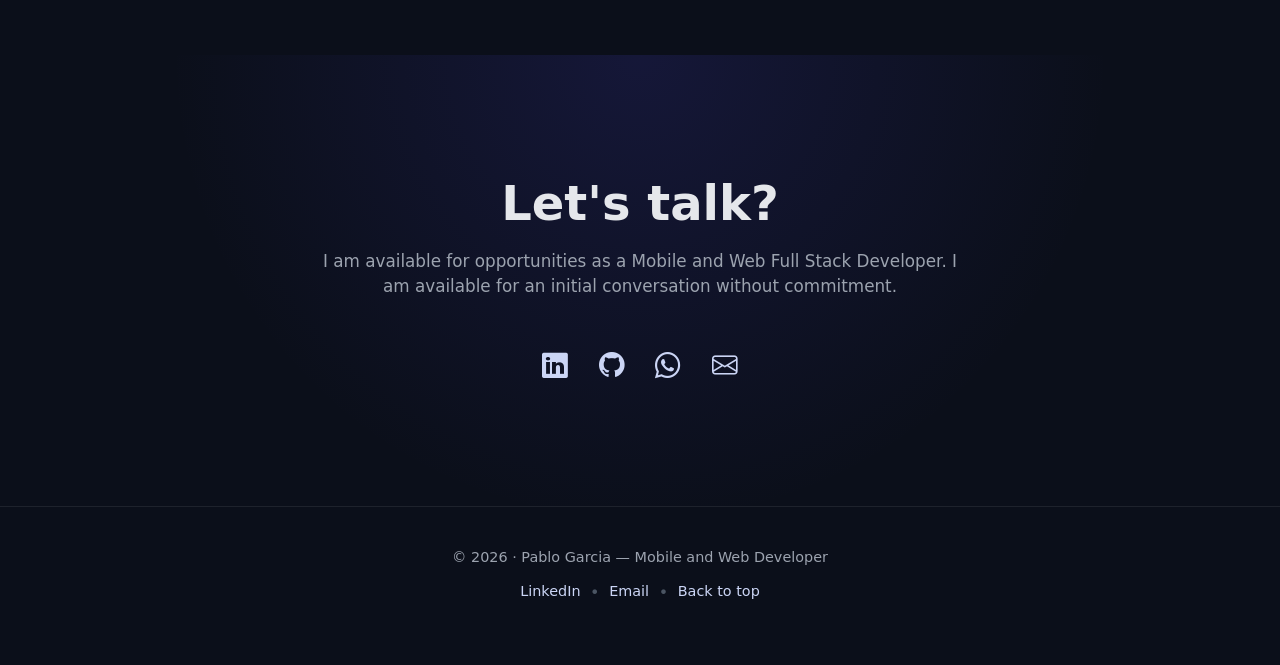
<file: index-en.html>
<!DOCTYPE html>
<html lang="en">

<head>
    <meta charset="UTF-8" />
    <meta name="viewport" content="width=device-width, initial-scale=1.0" />
    <title>Pablo Garcia | Portfolio</title>

    <!-- Bootstrap -->
    <link href="https://cdn.jsdelivr.net/npm/bootstrap@5.3.3/dist/css/bootstrap.min.css" rel="stylesheet" />

    <!-- Icons -->
    <link href="https://cdn.jsdelivr.net/npm/bootstrap-icons@1.11.3/font/bootstrap-icons.css" rel="stylesheet" />

    <!-- Custom CSS -->
    <link rel="stylesheet" href="css/style.css" />
</head>

<body>

    <!-- NAVBAR -->
    <nav class="navbar navbar-expand-lg navbar-dark fixed-top custom-navbar">
        <div class="container">
            <a class="navbar-brand fw-bold" href="#">
                &lt;Pablo.dev /&gt;
            </a>

            <button class="navbar-toggler" type="button" data-bs-toggle="collapse" data-bs-target="#navbarNav">
                <span class="navbar-toggler-icon"></span>
            </button>

            <div class="collapse navbar-collapse justify-content-end" id="navbarNav">
                <ul class="navbar-nav align-items-lg-center gap-lg-4">
                    <li class="nav-item">
                        <a class="nav-link" href="#about">About</a>
                    </li>
                    <li class="nav-item">
                        <a class="nav-link" href="#projects">Projects</a>
                    </li>
                    <li class="nav-item">
                        <a class="nav-link" href="#skills">Skills</a>
                    </li>
                    <li class="nav-item">
                        <a class="nav-link" href="#contact">Contact</a>
                    </li>
                    <li class="nav-item">
                        <a class="btn btn-outline-light ms-lg-3 d-none d-lg-inline-block" href="index.html">
                            Português
                        </a>
                    </li>
                    <li class="nav-item">
                        <a class="btn btn-gradient ms-lg-3 d-none d-lg-inline-block" href="assets/Pablo_Garcia_dev_ATS_in.pdf" download>
                            Download Resume
                        </a>
                    </li>
                </ul>
            </div>

            <a class="btn btn-outline-light ms-lg-3 d-inline-block d-lg-none nav-lang-mobile" href="index.html">
                Português
            </a>
        </div>
    </nav>

    <!-- HERO -->
    <section class="hero-section d-flex align-items-center">
        <div class="container text-center">

            <h1 class="hero-title mt-3">
                Pablo Garcia, <br />
                <span class="gradient-text">Mobile and Full Stack</span><br />
                <span class="gradient-text">Developer</span>
            </h1>

            <section id="about">
                <p class="hero-subtitle mt-4">
                    Mobile and Full Stack developer, graduated in Systems Analysis and Mechanical Engineering.
                    Experience in iOS app development, web applications and APIs, and also working as a programming instructor.
                </p>
            </section>

            <section id="contact">
                <div class="social-icons mt-5">
                    <a href="https://www.linkedin.com/in/pablogarciadev/" class="me-3" target="_blank"
                        rel="noopener noreferrer" aria-label="LinkedIn">
                        <i class="bi bi-linkedin"></i></a>

                    <a href="https://github.com/PabloGarcia48" class="me-3" target="_blank" rel="noopener noreferrer"
                        aria-label="GitHub">
                        <i class="bi bi-github"></i></a>

                    <a href="https://wa.me/5551993482929" class="me-3" target="_blank" rel="noopener noreferrer"
                        aria-label="WhatsApp">
                        <i class="bi bi-whatsapp"></i></a>

                    <a href="mailto:pablorobertodev@gmail.com" aria-label="email">
                        <i class="bi bi-envelope"></i></a>
                </div>
            </section>

        </div>
    </section>

    <!-- PROJECTS -->
    <section id="projects" class="section-padding">
        <div class="container">

            <div class="section-header text-center mb-5">
                <h2 class="section-title">Projects</h2>
                <p class="section-subtitle">
                    Projects built during my learning journey.
                </p>
            </div>

            <div class="row g-4">

                <!-- Project 1 -->
                <div class="col-md-6 col-lg-4">
                    <div class="project-card h-100">

                        <!-- App Icon -->
                        <img src="assets/ClairfyIcon.png" alt="Clairfy app icon" class="project-icon" />

                        <div class="project-body">
                            <h5 class="project-title">Clairfy - iOS App</h5>
                            <p class="project-description">
                                iOS app focused on healthcare, with API integration and voice recording.
                            </p>

                            <div class="project-tags">
                                <span class="tag">Swift</span>
                                <span class="tag">UIKit</span>
                                <span class="tag">API</span>
                            </div>
                        </div>

                        <div class="project-footer mt-3">
                            <a href="https://apps.apple.com/br/app/clairfy/id6747406139?l=en-GB" target="_blank"
                                rel="noopener noreferrer" class="btn btn-sm btn-outline-light">
                                App Store
                            </a>
                            <a href="https://clairfy.netlify.app" target="_blank" rel="noopener noreferrer"
                                class="btn btn-sm btn-outline-light">
                                Website
                            </a>
                        </div>
                    </div>
                </div>

                <!-- Project 2 -->

                <div class="col-md-6 col-lg-4">
                    <div class="project-card h-100">

                        <!-- App Icon -->
                        <img src="assets/CoffeeOverflowIcon.jpeg" alt="Coffee Overflow app icon"
                            class="project-icon" />

                        <div class="project-body">
                            <h5 class="project-title">Coffee Overflow - iOS Game</h5>
                            <p class="project-description">
                                Vertical game with physics, two mini-games, monetization and many skins.
                            </p>

                            <div class="project-tags">
                                <span class="tag">SpriteKit</span>
                                <span class="tag">SwiftUI</span>
                                <span class="tag">Game</span>
                            </div>
                        </div>

                        <div class="project-footer mt-3">
                            <a href="https://apps.apple.com/br/app/coffee-overflow-neon-rhythm/id6760731874?l=en-GB"
                                target="_blank" rel="noopener noreferrer" class="btn btn-sm btn-outline-light">
                                App Store
                            </a>
                            <a href="https://coffeeoverflow.lovable.app" target="_blank" rel="noopener noreferrer"
                                class="btn btn-sm btn-outline-light">
                                Website
                            </a>
                        </div>
                    </div>
                </div>

                <!-- Project 3 -->

                <div class="col-md-6 col-lg-4">
                    <div class="project-card h-100">

                        <!-- App Icon -->
                        <img src="assets/completenessIcon.jpg" alt="Completeness app icon" class="project-icon" />

                        <div class="project-body">
                            <h5 class="project-title">Completeness - iOS App</h5>
                            <p class="project-description">
                                Routine tracking app with notifications and watch-inspired design.
                            </p>

                            <div class="project-tags">
                                <span class="tag">SpriteKit</span>
                                <span class="tag">SwiftUI</span>
                                <span class="tag">App</span>
                            </div>
                        </div>

                        <div class="project-footer mt-3">
                            <a href="https://apps.apple.com/br/app/completeness/id6752423274?l=en-GB" target="_blank"
                                rel="noopener noreferrer" class="btn btn-sm btn-outline-light">
                                App Store
                            </a>
                        </div>
                    </div>
                </div>

                <!-- Project 4 -->

                <div class="col-md-6 col-lg-4">
                    <div class="project-card h-100">

                        <!-- App Icon -->
                        <img src="assets/GlyptisIcon.png" alt="Glyptis app icon" class="project-icon" />

                        <div class="project-body">
                            <h5 class="project-title">Glyptis - iOS App</h5>
                            <p class="project-description">
                                App focused on augmented reality, with local persistence and creative design.
                            </p>

                            <div class="project-tags">
                                <span class="tag">SwiftUI</span>
                                <span class="tag">SwiftData</span>
                                <span class="tag">RealityKit</span>
                            </div>
                        </div>

                        <div class="project-footer mt-3">
                            <a href="https://apps.apple.com/br/app/glyptis-realidade-esculpida/id6755839447?l=en-GB"
                                target="_blank" rel="noopener noreferrer" class="btn btn-sm btn-outline-light">
                                App Store
                            </a>
                        </div>
                    </div>
                </div>

                <!-- Project 5 -->

                <div class="col-md-6 col-lg-4">
                    <div class="project-card h-100">

                        <!-- App Icon -->
                        <img src="assets/logoAPI.jpg" alt="Vibe4Fit app icon" class="project-icon" />

                        <div class="project-body">
                            <h5 class="project-title">Educational API</h5>
                            <p class="project-description">
                                Public API in Portuguese for frontend testing.
                            </p>

                            <div class="project-tags">
                                <span class="tag">PHP</span>
                                <span class="tag">Laravel</span>
                                <span class="tag">API</span>
                            </div>
                        </div>

                        <div class="project-footer mt-3">
                            <a href="https://api-professores-main-2dg03s.laravel.cloud" target="_blank"
                                rel="noopener noreferrer" class="btn btn-sm btn-outline-light">
                                Website
                            </a>
                        </div>
                    </div>
                </div>
            </div>
        </div>
    </section>

    <!-- SKILLS -->
    <section id="skills" class="section-padding">
        <div class="container">

            <div class="section-header text-center mb-5">
                <h2 class="section-title">Skills & Technologies</h2>
                <p class="section-subtitle">
                    Technologies I have worked with in real projects, study environments and professional experiences.
                </p>
            </div>

            <div class="row g-3">

                <!-- Mobile -->
                <div class="col-md-6 col-lg-4">
                    <div class="skill-card h-100">
                        <h5 class="skill-title">
                            <i class="bi bi-phone"></i> Mobile
                        </h5>

                        <ul class="skill-list">
                            <li>iOS</li>
                            <li>Android</li>
                            <li>Swift (SwiftUI and UIKit)</li>
                            <li>Dart/Flutter</li>
                        </ul>
                    </div>
                </div>

                <!-- Frontend -->
                <div class="col-md-6 col-lg-4">
                    <div class="skill-card h-100">
                        <h5 class="skill-title">
                            <i class="bi bi-code-slash"></i> Frontend
                        </h5>

                        <ul class="skill-list">
                            <li>HTML5</li>
                            <li>CSS3</li>
                            <li>JavaScript</li>
                            <li>Bootstrap</li>
                            <li>VueJS</li>
                        </ul>
                    </div>
                </div>

                <!-- Backend -->
                <div class="col-md-6 col-lg-4">
                    <div class="skill-card h-100">
                        <h5 class="skill-title">
                            <i class="bi bi-server"></i> Backend
                        </h5>

                        <ul class="skill-list">
                            <li>PHP</li>
                            <li>Laravel</li>
                            <li>REST APIs</li>
                            <li>MVC</li>
                            <li>Node.js</li>
                        </ul>
                    </div>
                </div>

                <!-- Database -->
                <div class="col-md-6 col-lg-4 offset-lg-2">
                    <div class="skill-card h-100">
                        <h5 class="skill-title">
                            <i class="bi bi-database"></i> Databases
                        </h5>

                        <ul class="skill-list">
                            <li>MySQL</li>
                            <li>Relational Modeling</li>
                        </ul>
                    </div>
                </div>

                <!-- English and Software -->
                <div class="col-md-6 col-lg-4">
                    <div class="skill-card h-100">
                        <h5 class="skill-title">
                            <i class="bi bi-globe2"></i> English & Software
                        </h5>

                        <ul class="skill-list">
                            <li>Fluent in English</li>
                            <li>Design software: SolidWorks, Pro-Engineer, AutoCAD</li>
                            <li>Office software: Word, Excel, PowerPoint, Outlook</li>
                            <li>SAP experience (user)</li>
                            <li>TOTVS experience (user)</li>
                            <li>JIRA experience (user)</li>
                        </ul>
                    </div>
                </div>

            </div>
        </div>
    </section>

    <!-- PROFESSIONAL EXPERIENCE -->

    <section id="experience" class="section-padding section-dark">
        <div class="container">
            <div class="section-header text-center mb-5">
                <h2 class="section-title">Professional Experience</h2>
                <p class="section-subtitle">My journey in the market</p>
            </div>

            <div class="timeline">

                <div class="timeline-item">
                    <div class="timeline-dot"></div>
                    <div class="timeline-content">
                        <span class="timeline-date">February 2024 - present</span>
                        <h5>Junior iOS Developer</h5>
                        <span class="timeline-company">Apple Developer Academy</span>
                        <ul>
                            <li>Developing iOS apps using Swift, SwiftUI and UIKit with a focus on best practices.</li>
                            <li>User experience (UX) analysis.</li>
                            <li>Market research for idea validation.</li>
                        </ul>
                    </div>
                </div>

                <div class="timeline-item">
                    <div class="timeline-dot"></div>
                    <div class="timeline-content">
                        <span class="timeline-date">October 2024 - April 2025</span>
                        <h5>Programming Instructor</h5>
                        <span class="timeline-company">Senac São Leopoldo</span>
                        <ul>
                            <li>Backend classes in PHP with Laravel.</li>
                            <li>Full Stack classes in JavaScript.</li>
                        </ul>
                    </div>
                </div>

                <div class="timeline-item">
                    <div class="timeline-dot"></div>
                    <div class="timeline-content">
                        <span class="timeline-date">September 2023 - November 2024</span>
                        <h5>Full Stack Scholarship</h5>
                        <span class="timeline-company">Sicredi-Growdev</span>

                    </div>
                </div>

                <div class="timeline-item">
                    <div class="timeline-dot"></div>
                    <div class="timeline-content">
                        <span class="timeline-date">February 2023 - July 2023</span>
                        <h5>Backend Developer</h5>
                        <span class="timeline-company">MVP Plus</span>
                        <ul>
                            <li>Developed API plugins for use in Bubble (No-Code development platform).</li>
                        </ul>
                    </div>
                </div>

                <div class="timeline-item">
                    <div class="timeline-dot"></div>
                    <div class="timeline-content">
                        <span class="timeline-date">March 2019 - October 2022</span>
                        <h5>Innovation Specialist</h5>
                        <span class="timeline-company">RENNER Metalgráfica</span>
                        <ul>
                            <li>Project management.</li>
                            <li>Innovation department management.</li>
                            <li>Creation of new products in different market niches.</li>
                            <li>Interaction with clients and strategic partners.</li>
                        </ul>
                    </div>
                </div>

                <div class="timeline-item">
                    <div class="timeline-dot"></div>
                    <div class="timeline-content">
                        <span class="timeline-date">May 2018 - March 2019</span>
                        <h5>Mechanical Designer</h5>
                        <span class="timeline-company">ACTIA do Brasil</span>
                    </div>
                </div>

                <div class="timeline-item">
                    <div class="timeline-dot"></div>
                    <div class="timeline-content">
                        <span class="timeline-date">July 2007 - March 2017</span>
                        <h5>Product Development Coordinator</h5>
                        <span class="timeline-company">SIEMENS</span>
                        <ul>
                            <li>Project management using PLM (Product Life-cycle Management).</li>
                            <li>Team and product development management.</li>
                            <li>Presenting results to senior leadership.</li>
                            <li>Cost reductions through product, process and material optimizations.</li>
                            <li>Design of manufacturing processes with the process engineering team.</li>
                        </ul>
                    </div>
                </div>

            </div>
        </div>
    </section>


    <!-- EDUCATION -->

    <section id="education" class="section-padding">
        <div class="container">
            <div class="section-header text-center mb-5">
                <h2 class="section-title">Education</h2>
                <p class="section-subtitle">My academic and technical foundation</p>
            </div>

            <div class="row g-4">
                <div class="col-md-4">
                    <div class="education-card h-100">
                        <span class="education-date">2023 - present</span>
                        <h5 class="education-title">
                            <i class="bi bi-mortarboard"></i>
                            Systems Analysis and Development
                        </h5>
                        <span class="education-school">UniFatecie</span>
                        <p class="education-description">
                            Degree focused on logic, algorithms, databases, software engineering and web development.
                        </p>
                    </div>
                </div>

                <div class="col-md-4">
                    <div class="education-card h-100">
                        <span class="education-date">2023 - 2024</span>
                        <h5 class="education-title">
                            <i class="bi bi-mortarboard"></i>
                            Web Full Stack Training
                        </h5>
                        <span class="education-school">Growdev • Sicredi Pioneira Program</span>
                        <p class="education-description">
                            Intensive training focused on modern Full Stack development, best practices, versioning and hands-on projects.
                        </p>
                    </div>
                </div>

                <div class="col-md-4">
                    <div class="education-card h-100">
                        <span class="education-date">2010 - 2017</span>
                        <h5 class="education-title">
                            <i class="bi bi-mortarboard"></i>
                            Mechanical Engineering
                        </h5>
                        <span class="education-school">IFSUL - Sapucaia do Sul</span>
                    </div>
                </div>

            </div>
        </div>
    </section>

    <!-- COURSES -->
    <section id="courses" class="section-padding">
        <div class="container">
            <div class="section-header text-center mb-5">
                <h2 class="section-title">Courses</h2>
                <p class="section-subtitle">Continuous learning in mobile, web development and product design.</p>
            </div>

            <div class="course-grid">
                <article class="course-card">
                    <span class="course-card-icon"><i class="bi bi-phone" aria-hidden="true"></i></span>
                    <div><span class="course-card-label">Growdev</span><h3>Mobile Development with Flutter</h3><p>Training in Dart and Flutter, from programming logic to mobile apps with API integration and native device features.</p><span class="course-card-meta">65 hours <b>·</b> 12 modules <b>·</b> Jan – Jul 2026</span>
                        <details class="course-modules"><summary>View course topics <i class="bi bi-chevron-down" aria-hidden="true"></i></summary><div class="module-grid">
                            <span><i class="bi bi-check-circle-fill"></i>Dart programming logic</span><span><i class="bi bi-check-circle-fill"></i>Object oriented programming with Dart</span><span><i class="bi bi-check-circle-fill"></i>Cross platform mobile fundamentals</span><span><i class="bi bi-check-circle-fill"></i>Forms and navigation</span><span><i class="bi bi-check-circle-fill"></i>State management with MobX</span><span><i class="bi bi-check-circle-fill"></i>Animations and API integration</span><span><i class="bi bi-check-circle-fill"></i>Native features and offline storage</span><span><i class="bi bi-book"></i>Themes, animations and navigation</span><span><i class="bi bi-book"></i>Google Maps and location</span><span><i class="bi bi-book"></i>Firebase and Social Login</span><span><i class="bi bi-book"></i>Architecture and automated tests</span>
                        </div></details>
                    </div>
                </article>
                <article class="course-card course-card-secondary">
                    <span class="course-card-icon"><i class="bi bi-code-slash" aria-hidden="true"></i></span>
                    <div><span class="course-card-label">Growdev · Sicredi Program</span><h3>Despertar.dev Web Full Stack</h3><p>Intensive Full Stack web development program covering best practices, version control and hands-on projects.</p><span class="course-card-meta">1,000 hours <b>·</b> 2024</span></div>
                </article>
                <article class="course-card">
                    <span class="course-card-icon"><i class="bi bi-apple" aria-hidden="true"></i></span>
                    <div><span class="course-card-label">Udemy</span><h3>iOS Development with Swift</h3><p>Complete Swift 4 course with 20 app projects.</p><span class="course-card-meta">50 hours <b>·</b> 2023</span></div>
                </article>
                <article class="course-card">
                    <span class="course-card-icon"><i class="bi bi-bezier2" aria-hidden="true"></i></span>
                    <div><span class="course-card-label">Comunidade sem Codar</span><h3>Bubble Essentials</h3><p>Fundamentals of building applications with no-code tools.</p><span class="course-card-meta">50 hours <b>·</b> 2023</span></div>
                </article>
                <article class="course-card">
                    <span class="course-card-icon"><i class="bi bi-android2" aria-hidden="true"></i></span>
                    <div><span class="course-card-label">Udemy</span><h3>Android App Development with Kotlin</h3><p>Building Android applications using Kotlin.</p><span class="course-card-meta">40 hours <b>·</b> 2022</span></div>
                </article>
                <article class="course-card">
                    <span class="course-card-icon"><i class="bi bi-phone" aria-hidden="true"></i></span>
                    <div><span class="course-card-label">DIO · Santander</span><h3>Mobile Developer Bootcamp</h3><p>Learning track focused on mobile development.</p><span class="course-card-meta">80 hours <b>·</b> 2022</span></div>
                </article>
                <article class="course-card">
                    <span class="course-card-icon"><i class="bi bi-palette" aria-hidden="true"></i></span>
                    <div><span class="course-card-label">UI/UX Design</span><h3>Figma: beginner to advanced</h3><p>Figma courses focused on interface and user experience design.</p><span class="course-card-meta">2021 – 2022</span></div>
                </article>
                <article class="course-card">
                    <span class="course-card-icon"><i class="bi bi-laptop" aria-hidden="true"></i></span>
                    <div><span class="course-card-label">IGTI</span><h3>Beginner Software Developer Bootcamp</h3><p>Programming and software development fundamentals.</p><span class="course-card-meta">148 hours <b>·</b> 2021</span></div>
                </article>
            </div>
        </div>
    </section>

    <!-- CALL TO ACTION -->

    <section id="cta" class="cta-section">
        <div class="container text-center">
            <h2 class="cta-title">Let's talk?</h2>
            <p class="cta-subtitle">
                I am available for opportunities as a Mobile and Web Full Stack Developer.
                I am available for an initial conversation without commitment.
            </p>

            <div class="social-icons mt-5">
                <a href="https://www.linkedin.com/in/pablogarciadev/" class="me-3" target="_blank"
                    rel="noopener noreferrer" aria-label="LinkedIn">
                    <i class="bi bi-linkedin"></i></a>

                <a href="https://github.com/PabloGarcia48" class="me-3" target="_blank" rel="noopener noreferrer"
                    aria-label="GitHub">
                    <i class="bi bi-github"></i></a>

                <a href="https://wa.me/5551993482929" class="me-3" target="_blank" rel="noopener noreferrer"
                    aria-label="WhatsApp">
                    <i class="bi bi-whatsapp"></i></a>

                <a href="mailto:pablorobertodev@gmail.com" aria-label="email">
                    <i class="bi bi-envelope"></i></a>
            </div>
        </div>
    </section>


    <!-- Footer -->
    <footer class="site-footer">
        <div class="container text-center">
            <p>
                © 2026 · Pablo Garcia — Mobile and Web Developer
            </p>

            <div class="footer-links">
                <a href="https://www.linkedin.com/in/seulinkedin" target="_blank">
                    LinkedIn
                </a>
                <span>•</span>
                <a href="mailto:pablorobertodev@gmail.com">
                    Email
                </a>
                <span>•</span>
                <a href="#top">
                    Back to top
                </a>
            </div>
        </div>
    </footer>



    <!-- Bootstrap JS -->
    <script src="https://cdn.jsdelivr.net/npm/bootstrap@5.3.3/dist/js/bootstrap.bundle.min.js"></script>

    <!-- Animation JS -->
    <script>
        document.addEventListener("DOMContentLoaded", () => {
            const items = document.querySelectorAll(".timeline-item");

            const observer = new IntersectionObserver(
                (entries, observer) => {
                    entries.forEach(entry => {
                        if (entry.isIntersecting) {
                            entry.target.classList.add("is-visible");
                            observer.unobserve(entry.target);
                        }
                    });
                },
                {
                    threshold: 0.25
                }
            );

            items.forEach(item => observer.observe(item));
        });
    </script>

</body>

</html>
</file>
<file: css/style.css>
/* =========================
   RESET / BASE
========================= */

* {
  margin: 0;
  padding: 0;
  box-sizing: border-box;
}

body {
  background-color: #0b0f1a;
  color: #e5e7eb;
  font-family: "Inter", system-ui, sans-serif;
  scroll-behavior: smooth;
}

/* =========================
   NAVBAR
========================= */

.custom-navbar {
  background: rgba(11, 15, 26, 0.85);
  backdrop-filter: blur(10px);
  border-bottom: 1px solid rgba(255, 255, 255, 0.08);
}

.navbar-brand {
  font-size: 1.2rem;
  font-weight: 700;
  color: #ffffff !important;
}

.nav-link {
  color: #cbd5f5 !important;
  transition: color 0.3s ease;
}

.nav-link:hover {
  color: #ffffff !important;
}

/* =========================
   BOTÕES
========================= */

.btn-gradient {
  background: linear-gradient(135deg, #4f46e5, #06b6d4);
  color: #ffffff;
  border: none;
  border-radius: 30px;
  padding: 0.6rem 1.6rem;
  transition: transform 0.2s ease, box-shadow 0.2s ease;
}

.btn-gradient:hover {
  transform: translateY(-2px);
  box-shadow: 0 10px 25px rgba(79, 70, 229, 0.4);
}

/* =========================
   HERO
========================= */

.hero-section {
  /* min-height: 100vh; */
  padding-top: 100px;
  text-align: center;
}

.badge-available {
  background: rgba(34, 197, 94, 0.15);
  color: #22c55e;
  padding: 0.5rem 1rem;
  border-radius: 20px;
  font-size: 0.9rem;
  display: inline-block;
  margin-bottom: 1rem;
}

.hero-title {
  font-size: clamp(2.5rem, 5vw, 4rem);
  font-weight: 800;
  line-height: 1.2;
  margin-bottom: 1rem;
}

.gradient-text {
  background: linear-gradient(135deg, #4f46e5, #06b6d4);
  -webkit-background-clip: text;
  -webkit-text-fill-color: transparent;
}

.hero-subtitle {
  max-width: 720px;
  margin: 0 auto;
  font-size: 1.1rem;
  color: #9ca3af;
}

/* =========================
   SOCIAL ICONS
========================= */

.social-icons {
  margin-top: 2rem;
}

.social-icons a {
  font-size: 1.6rem;
  color: #cbd5f5;
  margin: 0 0.6rem;
  transition: color 0.3s ease;
}

.social-icons a:hover {
  color: #ffffff;
}

/* =========================
   SECTIONS
========================= */

.section-padding {
  padding: 100px 0;
}

#about,
#contact {
  scroll-margin-top: 100px;
}

.section-dark {
  background-color: #0f1629;
}

/* =========================
   SECTION HEADERS (GENÉRICOS)
========================= */

.section-header {
  text-align: center;
  margin-bottom: 4rem;
}

.section-header h2 {
  font-size: 2.5rem;
  font-weight: 800;
  color: #ffffff;
}

.section-header p {
  max-width: 640px;
  margin: 1rem auto 0;
  color: #9ca3af;
}

/* =========================
   PROJECT CARDS
========================= */

.project-card {
  background: #0f1629;
  border: 1px solid rgba(255, 255, 255, 0.08);
  border-radius: 18px;
  padding: 1.8rem;
  display: flex;
  flex-direction: column;
  justify-content: space-between;
  transition: transform 0.3s ease, box-shadow 0.3s ease;
}

.project-card:hover {
  transform: translateY(-6px);
  box-shadow: 0 20px 40px rgba(0, 0, 0, 0.4);
}

.project-title {
  font-weight: 700;
  margin-bottom: 0.6rem;
}

.project-description {
  font-size: 0.95rem;
  color: #cbd5f5;
  margin-bottom: 1rem;
}

/* =========================
   TAGS
========================= */

.project-tags {
  display: flex;
  flex-wrap: wrap;
  gap: 0.5rem;
}

.tag {
  background: rgba(79, 70, 229, 0.15);
  color: #a5b4fc;
  font-size: 0.75rem;
  padding: 0.3rem 0.7rem;
  border-radius: 12px;
}

/* =========================
   SKILLS
========================= */

.skill-card,
.education-card {
  background: #0f1629;
  border: 1px solid rgba(255, 255, 255, 0.08);
  border-radius: 18px;
  padding: 2rem;
  transition: transform 0.3s ease, box-shadow 0.3s ease;
}

.skill-card:hover,
.education-card:hover {
  transform: translateY(-5px);
  box-shadow: 0 18px 36px rgba(0, 0, 0, 0.4);
}

.skill-title {
  font-weight: 700;
  margin-bottom: 1.2rem;
  display: flex;
  align-items: center;
  gap: 0.6rem;
}

.education-date,
.education-school {
  display: block;
  color: #93c5fd;
  font-size: 0.95rem;
  margin-bottom: 0.8rem;
}

.education-title {
  font-weight: 700;
  margin-bottom: 1rem;
  font-size: 1.25rem;
  display: flex;
  align-items: center;
  gap: 0.6rem;
}

.education-title i {
  font-size: 1.4rem;
  color: #6366f1;
}

.education-description {
  color: #cbd5f5;
  font-size: 0.95rem;
  line-height: 1.7;
}

.course-card-label {
  color: #a5b4fc;
  font-size: 0.78rem;
  font-weight: 700;
  letter-spacing: 0.1em;
  text-transform: uppercase;
}

.course-modules { margin-top: 0.9rem; border-top: 1px solid rgba(148, 163, 184, 0.15); }
.course-modules summary { display: flex; justify-content: space-between; align-items: center; gap: 0.75rem; padding: 0.8rem 0 0.1rem; color: #cbd5e1; font-size: 0.86rem; font-weight: 600; cursor: pointer; list-style: none; }
.course-modules summary::-webkit-details-marker { display: none; }
.course-modules summary i { color: #a5b4fc; transition: transform 0.2s ease; }
.course-modules[open] summary i { transform: rotate(180deg); }
.module-grid { display: grid; grid-template-columns: repeat(2, minmax(0, 1fr)); gap: 0.6rem 1rem; padding: 0.9rem 0 0.25rem; }
.module-grid span { display: flex; align-items: flex-start; gap: 0.5rem; color: #cbd5e1; font-size: 0.8rem; line-height: 1.45; }
.module-grid i { flex: 0 0 auto; margin-top: 0.15rem; color: #64748b; }
.module-grid .bi-check-circle-fill { color: #34d399; }

.course-grid { display: grid; grid-template-columns: repeat(2, minmax(0, 1fr)); gap: 1rem; max-width: 1100px; margin: 0 auto; }
.course-card { display: flex; align-items: flex-start; gap: 1rem; padding: 1.4rem; border: 1px solid rgba(148, 163, 184, 0.12); border-radius: 18px; background: linear-gradient(145deg, rgba(30, 41, 65, 0.9), rgba(15, 22, 41, 0.92)); transition: transform 0.25s ease, border-color 0.25s ease, box-shadow 0.25s ease; }
.course-card:hover { transform: translateY(-4px); border-color: rgba(129, 140, 248, 0.42); box-shadow: 0 16px 32px rgba(0, 0, 0, 0.2); }
.course-card-secondary { border-color: rgba(34, 211, 238, 0.28); background: linear-gradient(135deg, rgba(49, 46, 129, 0.28), rgba(15, 22, 41, 0.96)); }
.course-card-icon { display: grid; flex: 0 0 2.8rem; width: 2.8rem; height: 2.8rem; place-items: center; border-radius: 13px; background: rgba(99, 102, 241, 0.16); color: #a5b4fc; font-size: 1.25rem; }
.course-card h3 { margin: 0.35rem 0 0.5rem; color: #f1f5f9; font-size: 1.08rem; font-weight: 700; }
.course-card p { margin: 0 0 0.8rem; color: #9ba9bd; font-size: 0.9rem; line-height: 1.55; }
.course-card-meta { color: #a5b4fc; font-size: 0.82rem; font-weight: 600; }
.course-card-meta b { padding-inline: 0.2rem; color: #64748b; }

@media (max-width: 767.98px) {
  .module-grid, .course-grid { grid-template-columns: 1fr; }
  .course-card { padding: 1.2rem; }
}

.skill-title i {
  font-size: 1.4rem;
  color: #6366f1;
}

.skill-list {
  list-style: none;
}

.skill-list li {
  padding: 0.35rem 0;
  color: #cbd5f5;
  font-size: 0.95rem;
}

/* =========================
   TIMELINE (CORRIGIDA)
========================= */

.timeline {
  position: relative;
  max-width: 900px;
  margin: 0 auto;
  padding-left: 0;
}

/* linha só entre os eventos */
.timeline::before {
  content: "";
  position: absolute;
  left: 20px;
  top: 0;
  bottom: 0;
  width: 3px;
  background: linear-gradient(
    to bottom,
    transparent,
    #2f80ed 10%,
    #2f80ed 90%,
    transparent
  );
}

.timeline-item {
  position: relative;
  display: flex;
  gap: 24px;
  margin-bottom: 4rem;
}

/* DOT real */
.timeline-dot {
  flex-shrink: 0;
  width: 16px;
  height: 16px;
  margin-left: 12px;
  margin-top: 6px;
  background-color: #2f80ed;
  border-radius: 50%;
  border: 3px solid #0b0f1a;
  box-shadow: 0 0 0 6px rgba(47, 128, 237, 0.15);
}

/* CARD conectado */
.timeline-content {
  background-color: #0f1629;
  border: 1px solid rgba(255, 255, 255, 0.08);
  padding: 1.6rem 1.8rem;
  border-radius: 18px;
  width: 100%;
  position: relative;
}

/* “ponte” entre dot e card */
.timeline-content::before {
  content: "";
  position: absolute;
  left: -16px;
  top: 18px;
  width: 16px;
  height: 2px;
  background-color: #2f80ed;
}

.timeline-date {
  font-size: 0.85rem;
  color: #94a3b8;
  margin-bottom: 0.4rem;
  display: block;
}

.timeline-content h5 {
  font-size: 1.15rem;
  font-weight: 700;
  margin-bottom: 0.2rem;
}

.timeline-company {
  font-size: 0.95rem;
  color: #93c5fd;
  margin-bottom: 0.6rem;
  display: block;
}

.timeline-content p {
  font-size: 0.95rem;
  color: #cbd5f5;
  margin: 0;
}

/* =========================
   MOBILE
========================= */

@media (max-width: 768px) {
  .timeline::before {
    left: 14px;
  }

  .timeline-dot {
    margin-left: 6px;
  }

  .timeline-content::before {
    left: -12px;
    width: 12px;
  }
}


/* =========================
   RESPONSIVO
========================= */

@media (max-width: 768px) {
  .section-padding {
    padding: 80px 0;
  }

  .hero-title {
    font-size: 2.4rem;
  }

  .timeline {
    padding-left: 24px;
  }

  .timeline-content {
    margin-left: 24px;
    padding: 1.2rem;
  }
}

@media (max-width: 991.98px) {
  .navbar-toggler {
    display: none !important;
  }

  .navbar-collapse {
    display: none !important;
  }

  .nav-lang-mobile {
    display: inline-flex !important;
  }
}

/* =========================
   TIMELINE – ANIMAÇÃO
========================= */

.timeline-item {
  opacity: 0;
  transform: translateY(30px);
  transition:
    opacity 0.6s ease-out,
    transform 0.6s ease-out;
}

/* estado visível */
.timeline-item.is-visible {
  opacity: 1;
  transform: translateY(0);
}

/* dot entra antes */
.timeline-dot {
  transform: scale(0);
  transition: transform 0.4s ease-out;
}

.timeline-item.is-visible .timeline-dot {
  transform: scale(1);
}

/* card entra levemente depois */
.timeline-content {
  opacity: 0;
  transform: translateX(20px);
  transition:
    opacity 0.5s ease-out 0.15s,
    transform 0.5s ease-out 0.15s;
}

.timeline-item.is-visible .timeline-content {
  opacity: 1;
  transform: translateX(0);
}

/* =========================
   CTA FINAL
========================= */

.cta-section {
  padding: 120px 0;
  background: radial-gradient(
    circle at top,
    rgba(79, 70, 229, 0.15),
    transparent 60%
  );
}

.cta-title {
  font-size: clamp(2rem, 4vw, 3rem);
  font-weight: 800;
  margin-bottom: 1rem;
}

.cta-subtitle {
  max-width: 640px;
  margin: 0 auto 2.5rem;
  color: #9ca3af;
  font-size: 1.05rem;
}

.cta-buttons {
  display: flex;
  justify-content: center;
  gap: 1rem;
  flex-wrap: wrap;
}

/* =========================
   FOOTER
========================= */

.site-footer {
  padding: 40px 0 60px;
  background-color: #0b0f1a;
  border-top: 1px solid rgba(255, 255, 255, 0.08);
}

.site-footer p {
  margin: 0;
  font-size: 0.9rem;
  color: #9ca3af;
}

.footer-links {
  margin-top: 0.8rem;
  display: flex;
  justify-content: center;
  gap: 0.6rem;
  flex-wrap: wrap;
}

.footer-links a {
  color: #cbd5f5;
  font-size: 0.9rem;
  text-decoration: none;
  transition: color 0.3s;
}

.footer-links a:hover {
  color: #ffffff;
}

.footer-links span {
  color: #4b5563;
}

/* =========================
   PROJECT ICON
========================= */

.project-card {
  position: relative;
}

.project-icon {
  position: absolute;
  top: 16px;
  right: 16px;
  width: 44px;
  height: 44px;
  border-radius: 10px;
  object-fit: cover;
  box-shadow: 0 6px 16px rgba(0, 0, 0, 0.35);
  background-color: #111827;
}

.project-card:hover .project-icon {
  transform: scale(1.05);
  transition: transform 0.2s ease;
}
</file>
